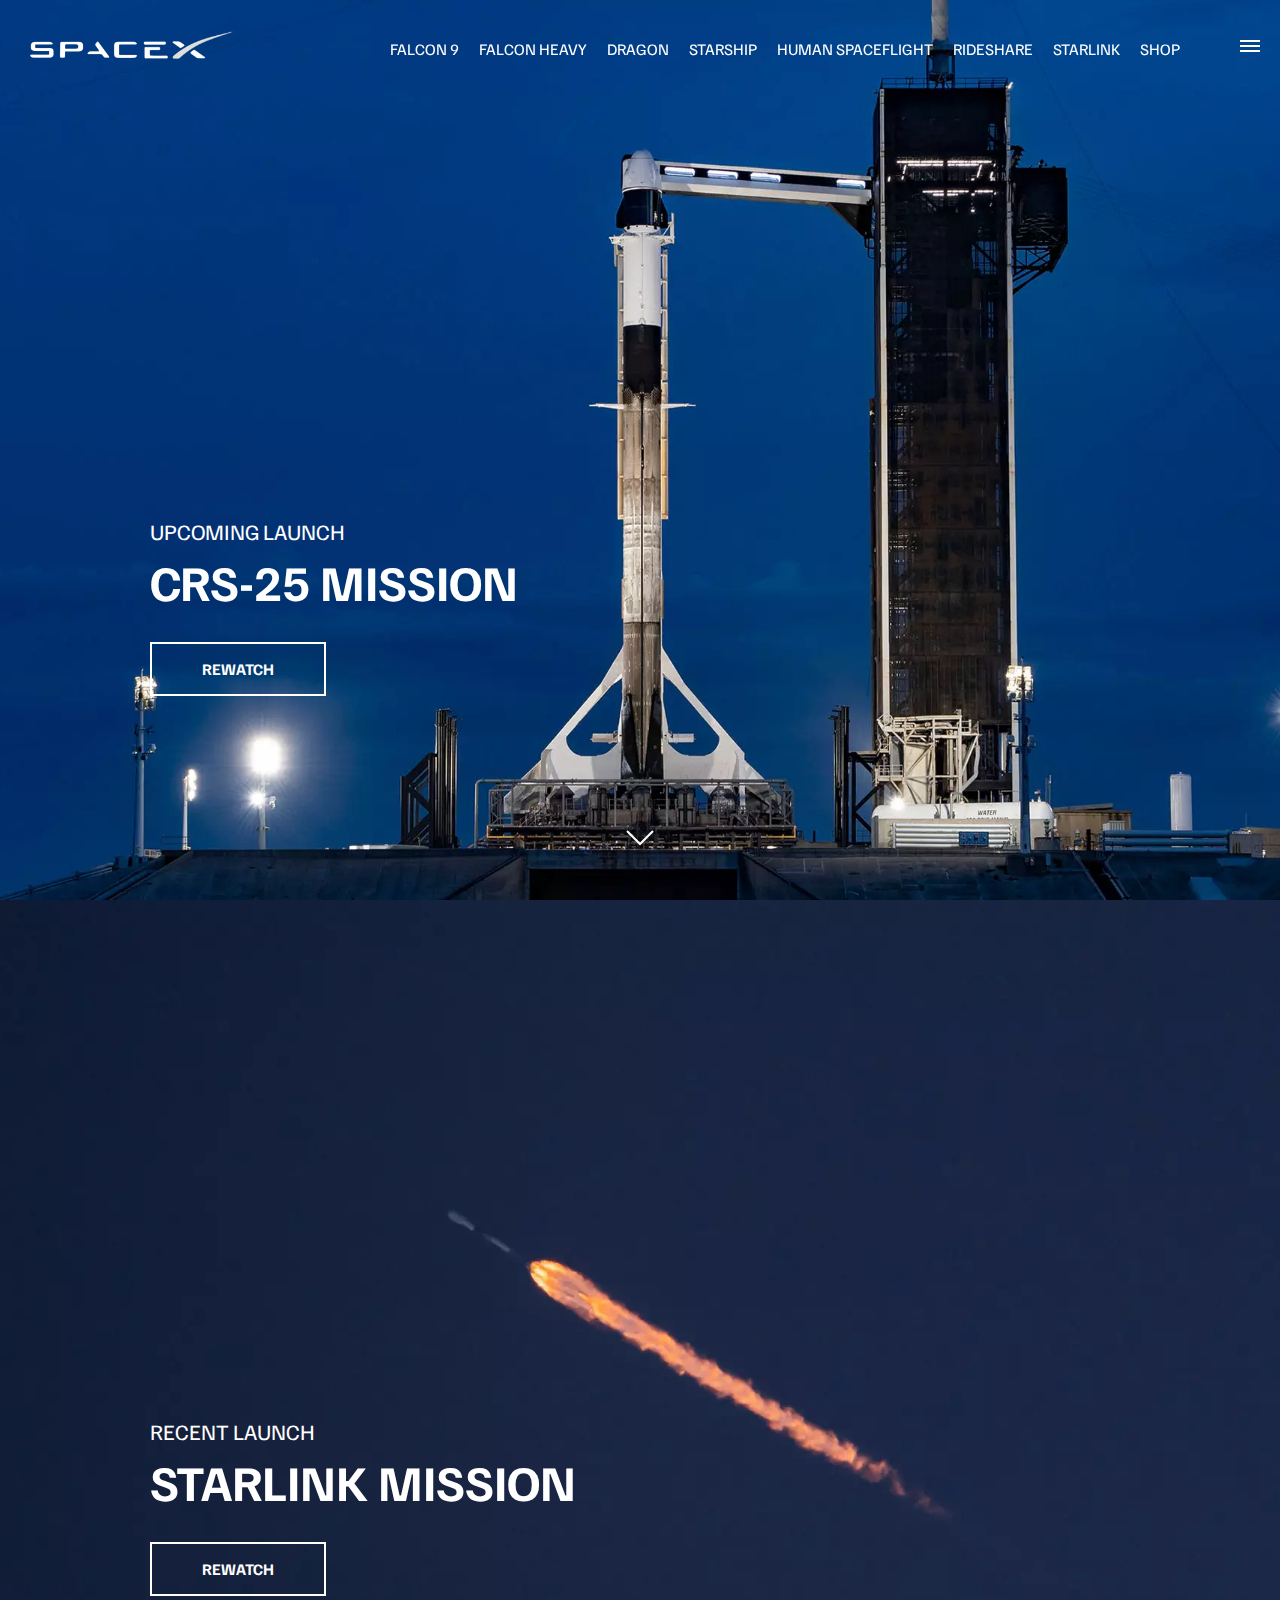
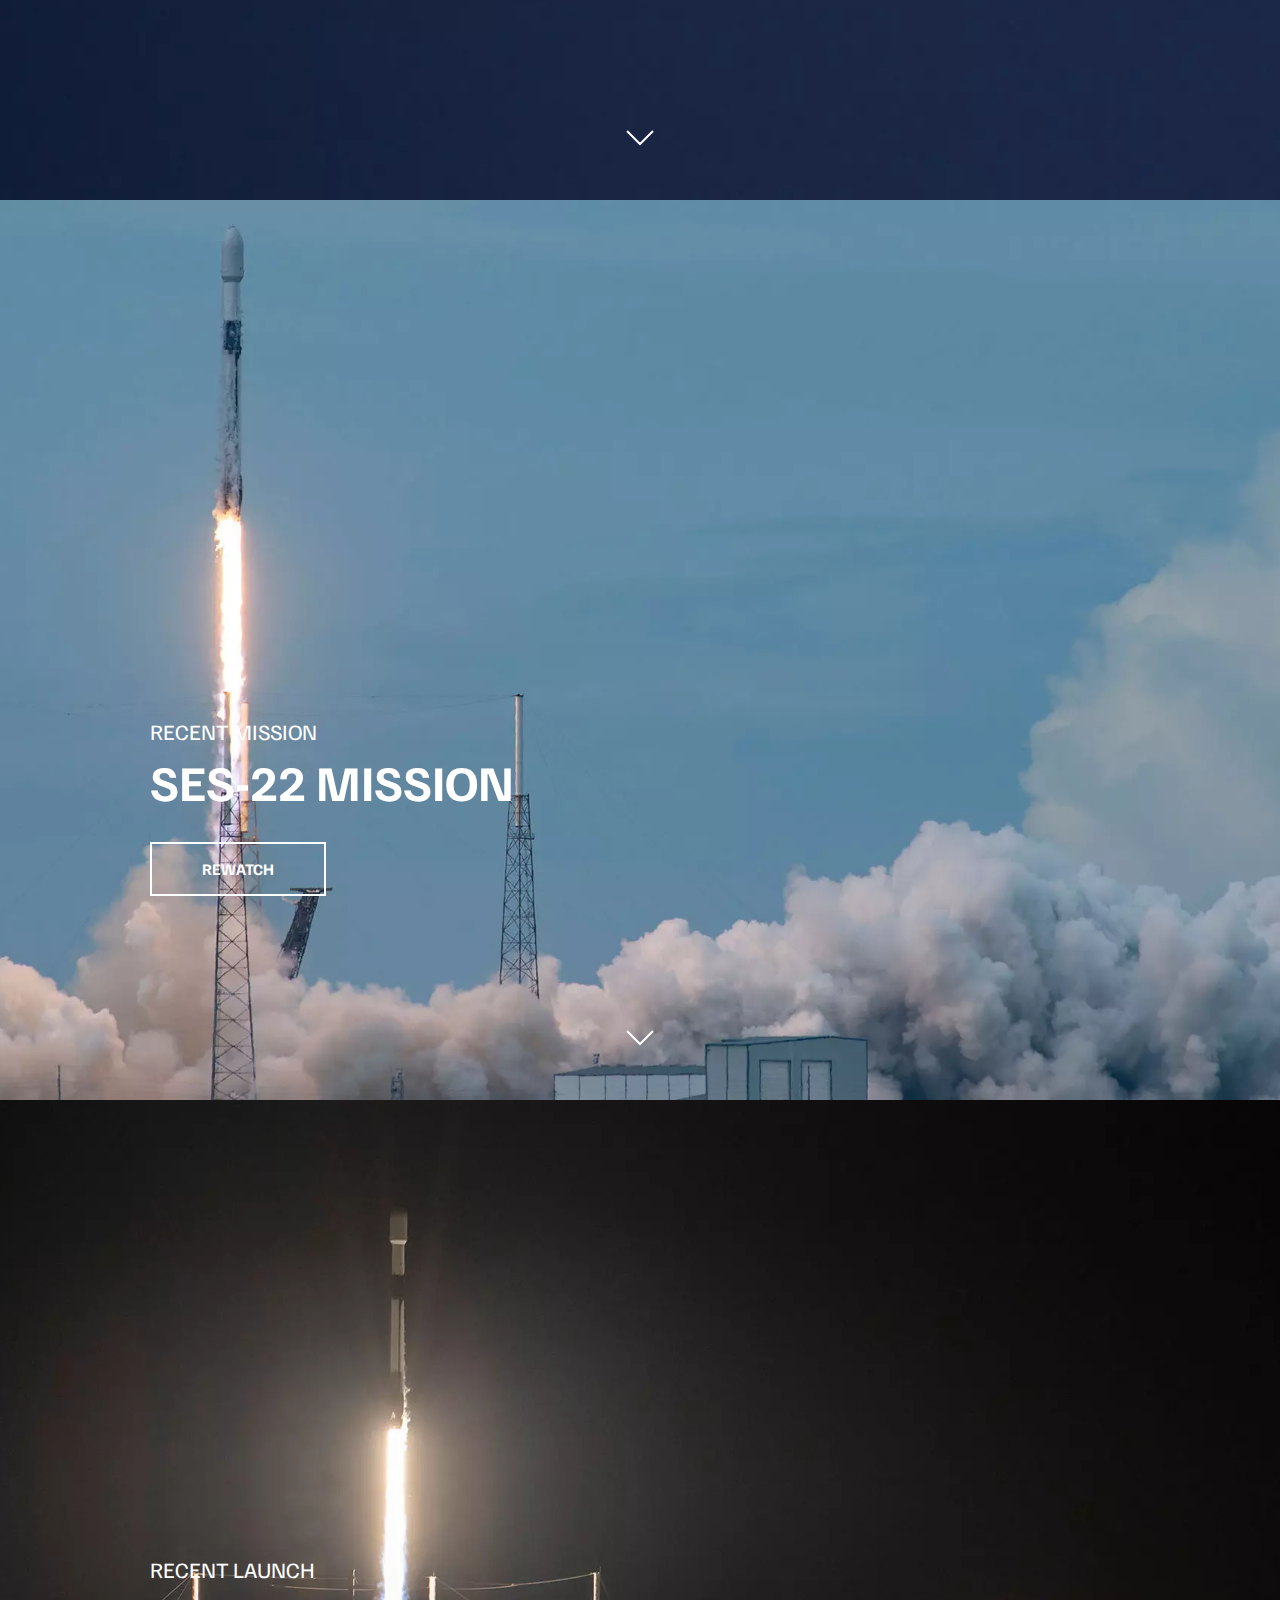
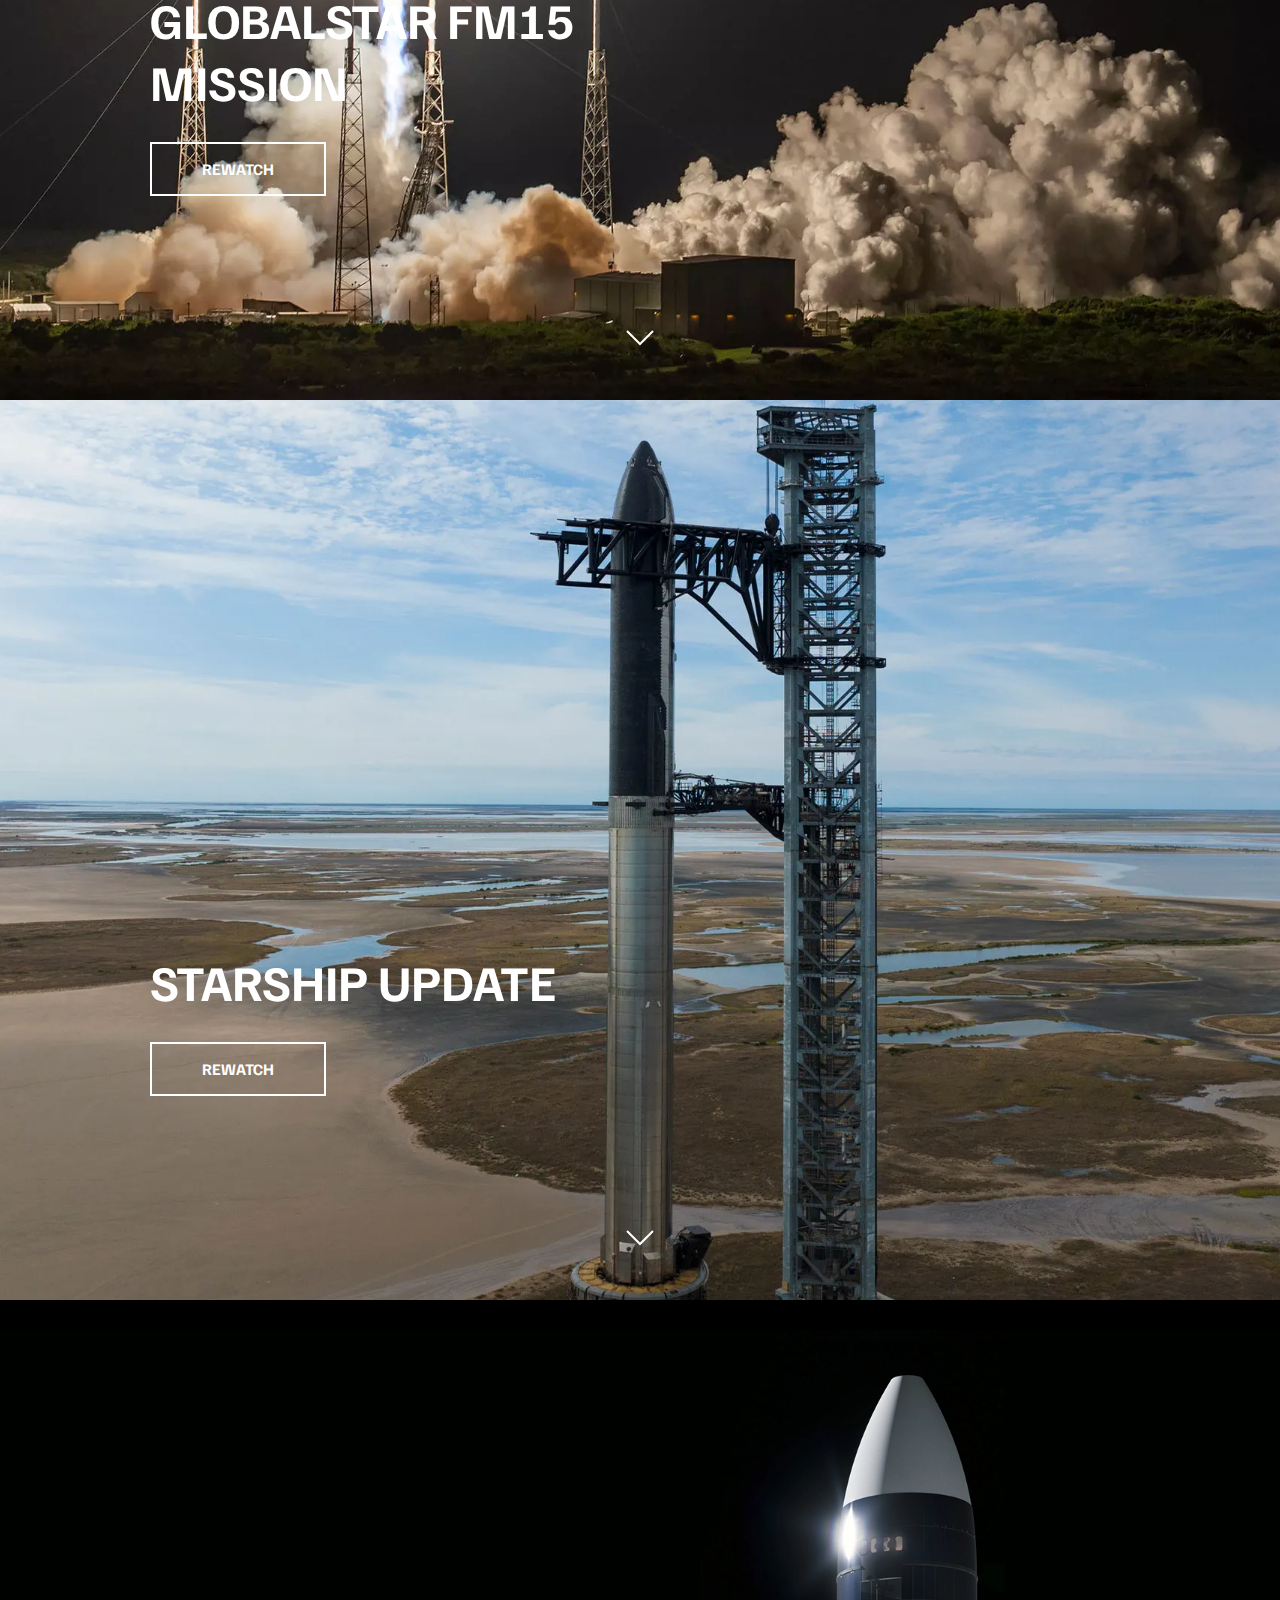
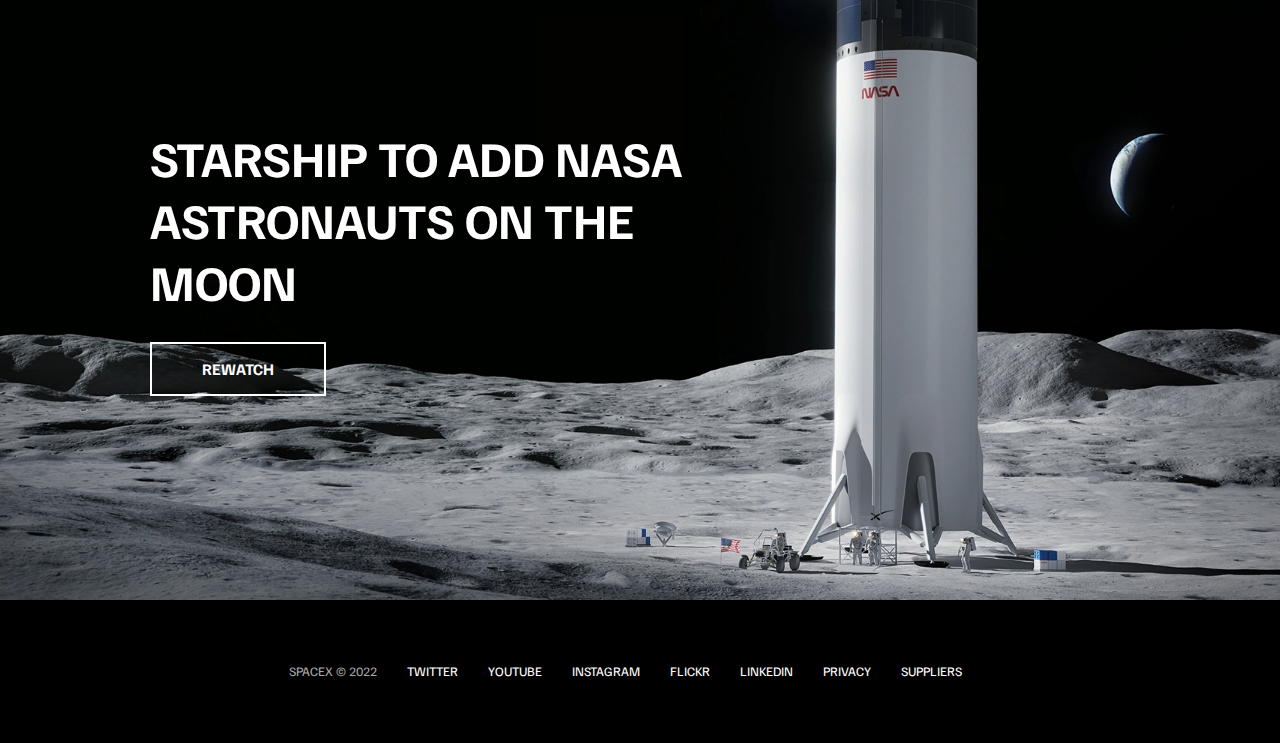
<file: CLONEWEBSITE-SPACEX/index.html>
<!DOCTYPE html>
<html lang="en">
  <head>
    <meta charset="UTF-8" />
    <meta http-equiv="X-UA-Compatible" content="IE=edge" />
    <meta name="viewport" content="width=device-width, initial-scale=1.0" />
    <link rel="stylesheet" href="style.css" />
    <script src="script.js" defer></script>
    <title>SpaceX</title>
  </head>
  <body>
    <div id="overlay"></div>
    <div id="mobile-menu" class="mobile-main-menu">
      <ul>
        <li><a href="#">Mission</a></li>
        <li><a href="#">Launches</a></li>
        <li><a href="#">Careers</a></li>
        <li><a href="#">Updates</a></li>
        <li><a href="#">Shop</a></li>

        <li class="mobile-only"><a href="falcon9.html">Falcon 9</a></li>
        <li class="mobile-only">
          <a href="falcon-heavy.html">Falcon Heavy</a>
        </li>
        <li class="mobile-only"><a href="dragon.html">Dragon</a></li>
        <li class="mobile-only"><a href="#">Starship</a></li>
        <li class="mobile-only"><a href="#">Human Spaceflight</a></li>
        <li class="mobile-only"><a href="#">Rideshare</a></li>
        <li class="mobile-only"><a href="#">Starlink</a></li>
      </ul>
    </div>
    <header class="main-header">
      <div class="logo">
        <a href="index.html">
          <img src="images/logo.png" alt="SpaceX" />
        </a>
      </div>
      <nav class="desktop-main-menu">
        <ul>
          <li><a href="falcon9.html">Falcon 9</a></li>
          <li><a href="falcon-heavy.html">Falcon Heavy</a></li>
          <li><a href="dragon.html">Dragon</a></li>
          <li><a href="#">Starship</a></li>
          <li><a href="#">Human Spaceflight</a></li>
          <li><a href="#">Rideshare</a></li>
          <li><a href="#">Starlink</a></li>
          <li><a href="#">Shop</a></li>
        </ul>
      </nav>
    </header>

    <!-- Hamburger Menu -->
    <button id="menu-btn" class="hamburger" type="button">
      <span class="hamburger-top"></span>
      <span class="hamburger-middle"></span>
      <span class="hamburger-bottom"></span>
    </button>

    <!-- Section A -->
    <section class="section-a">
      <div class="section-inner">
        <h4>Upcoming Launch</h4>
        <h2>CRS-25 Mission</h2>
        <a href="#" class="btn">
          <div class="hover"></div>
          <span>Rewatch</span>
        </a>
      </div>

      <div class="scroll-arrow">
        <svg width="30px" height="20px">
          <path
            stroke="#ffffff"
            fill="none"
            stroke-width="2px"
            d="M2.000,5.000 L15.000,18.000 L28.000,5.000 "
          ></path>
        </svg>
      </div>
    </section>

    <!-- Section B -->
    <section class="section-b">
      <div class="section-inner">
        <h4>Recent Launch</h4>
        <h2>Starlink Mission</h2>
        <a href="#" class="btn">
          <div class="hover"></div>
          <span>Rewatch</span>
        </a>
      </div>

      <div class="scroll-arrow">
        <svg width="30px" height="20px">
          <path
            stroke="#ffffff"
            fill="none"
            stroke-width="2px"
            d="M2.000,5.000 L15.000,18.000 L28.000,5.000 "
          ></path>
        </svg>
      </div>
    </section>

    <!-- Section C -->
    <section class="section-c">
      <div class="section-inner">
        <h4>Recent Mission</h4>
        <h2>SES-22 Mission</h2>
        <a href="#" class="btn">
          <div class="hover"></div>
          <span>Rewatch</span>
        </a>
      </div>

      <div class="scroll-arrow">
        <svg width="30px" height="20px">
          <path
            stroke="#ffffff"
            fill="none"
            stroke-width="2px"
            d="M2.000,5.000 L15.000,18.000 L28.000,5.000 "
          ></path>
        </svg>
      </div>
    </section>

    <!-- Section D -->
    <section class="section-d">
      <div class="section-inner">
        <h4>Recent Launch</h4>
        <h2>Globalstar FM15 Mission</h2>
        <a href="#" class="btn">
          <div class="hover"></div>
          <span>Rewatch</span>
        </a>
      </div>

      <div class="scroll-arrow">
        <svg width="30px" height="20px">
          <path
            stroke="#ffffff"
            fill="none"
            stroke-width="2px"
            d="M2.000,5.000 L15.000,18.000 L28.000,5.000 "
          ></path>
        </svg>
      </div>
    </section>

    <!-- Section E -->
    <section class="section-e">
      <div class="section-inner">
        <h2>Starship Update</h2>
        <a href="#" class="btn">
          <div class="hover"></div>
          <span>Rewatch</span>
        </a>
      </div>

      <div class="scroll-arrow">
        <svg width="30px" height="20px">
          <path
            stroke="#ffffff"
            fill="none"
            stroke-width="2px"
            d="M2.000,5.000 L15.000,18.000 L28.000,5.000 "
          ></path>
        </svg>
      </div>
    </section>

    <!-- Section F -->
    <section class="section-f">
      <div class="section-inner">
        <h2>Starship to add NASA astronauts on the moon</h2>
        <a href="#" class="btn">
          <div class="hover"></div>
          <span>Rewatch</span>
        </a>
      </div>
    </section>

    <footer>
      <ul>
        <li>SpaceX &copy; 2022</li>
        <li><a href="#">Twitter</a></li>
        <li><a href="#">YouTube</a></li>
        <li><a href="#">Instagram</a></li>
        <li><a href="#">Flickr</a></li>
        <li><a href="#">LinkedIn</a></li>
        <li><a href="#">Privacy</a></li>
        <li><a href="#">Suppliers</a></li>
      </ul>
    </footer>
  </body>
</html>
</file>
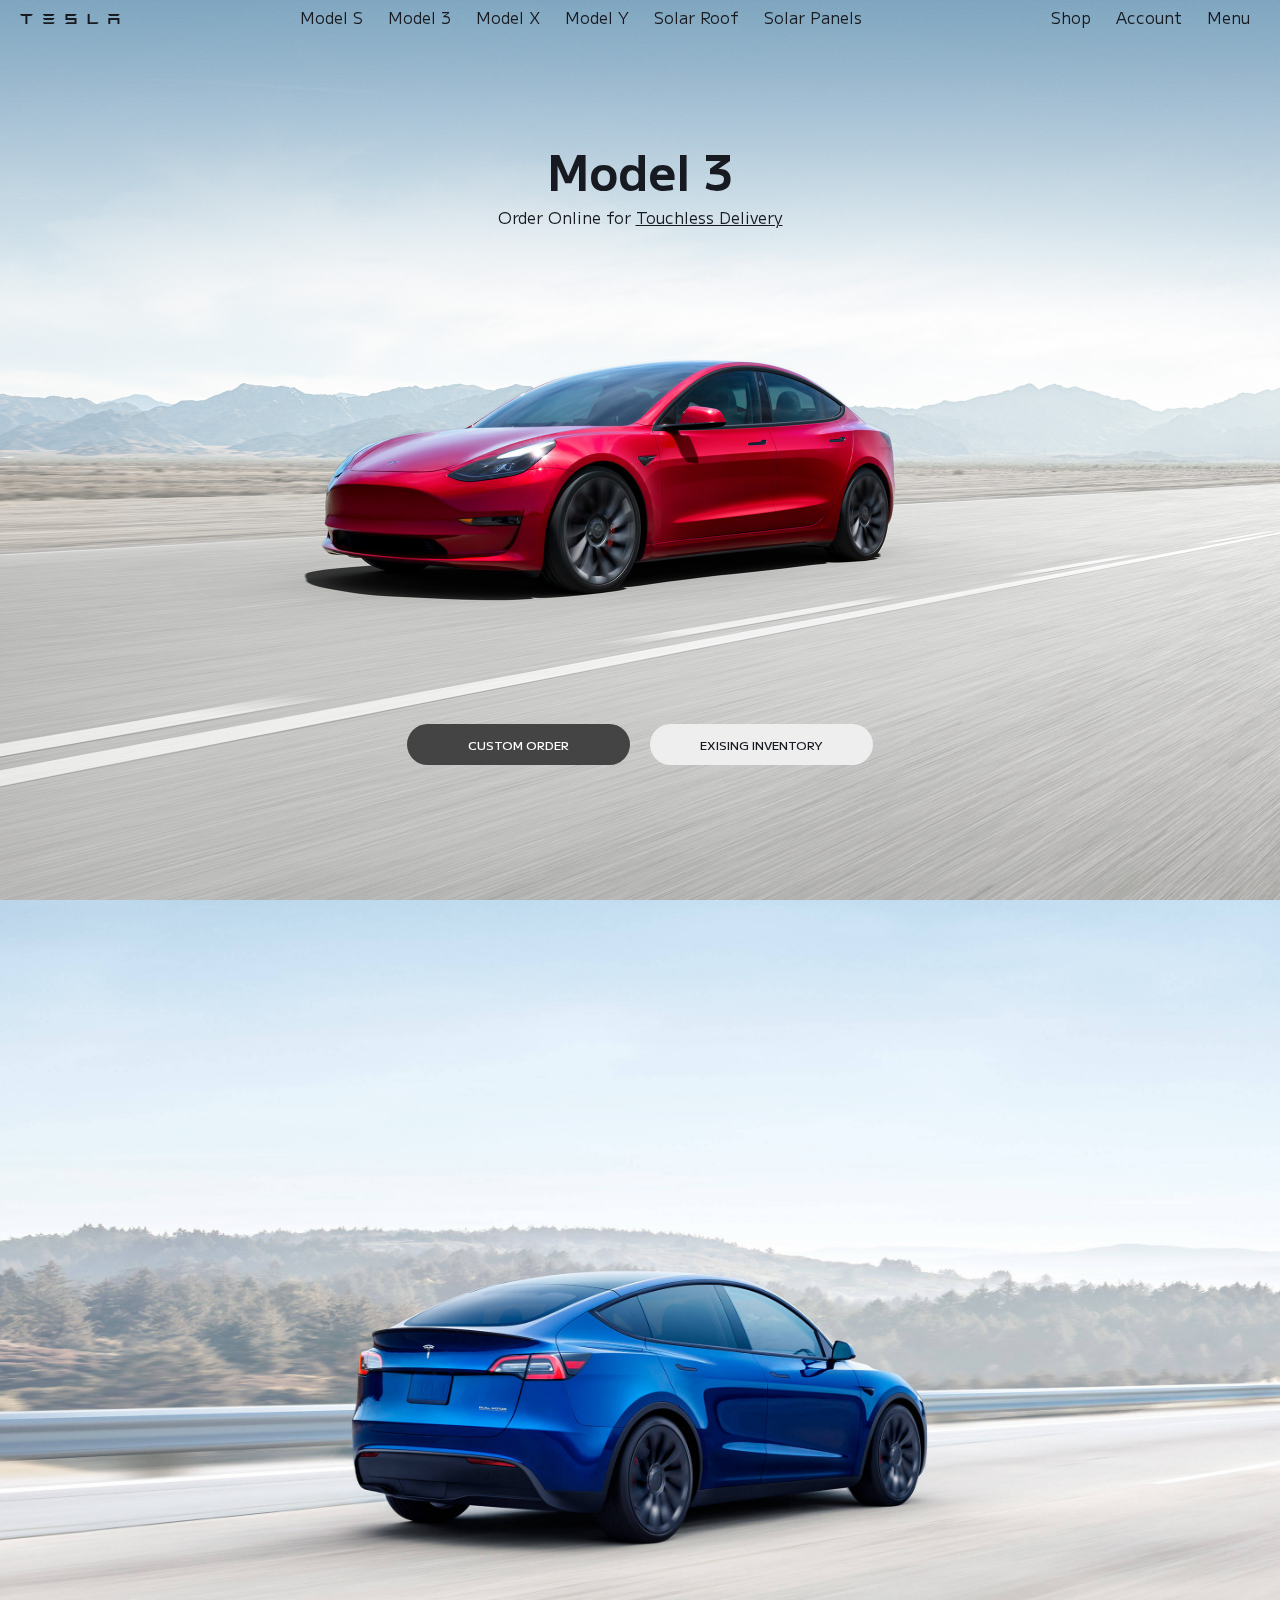
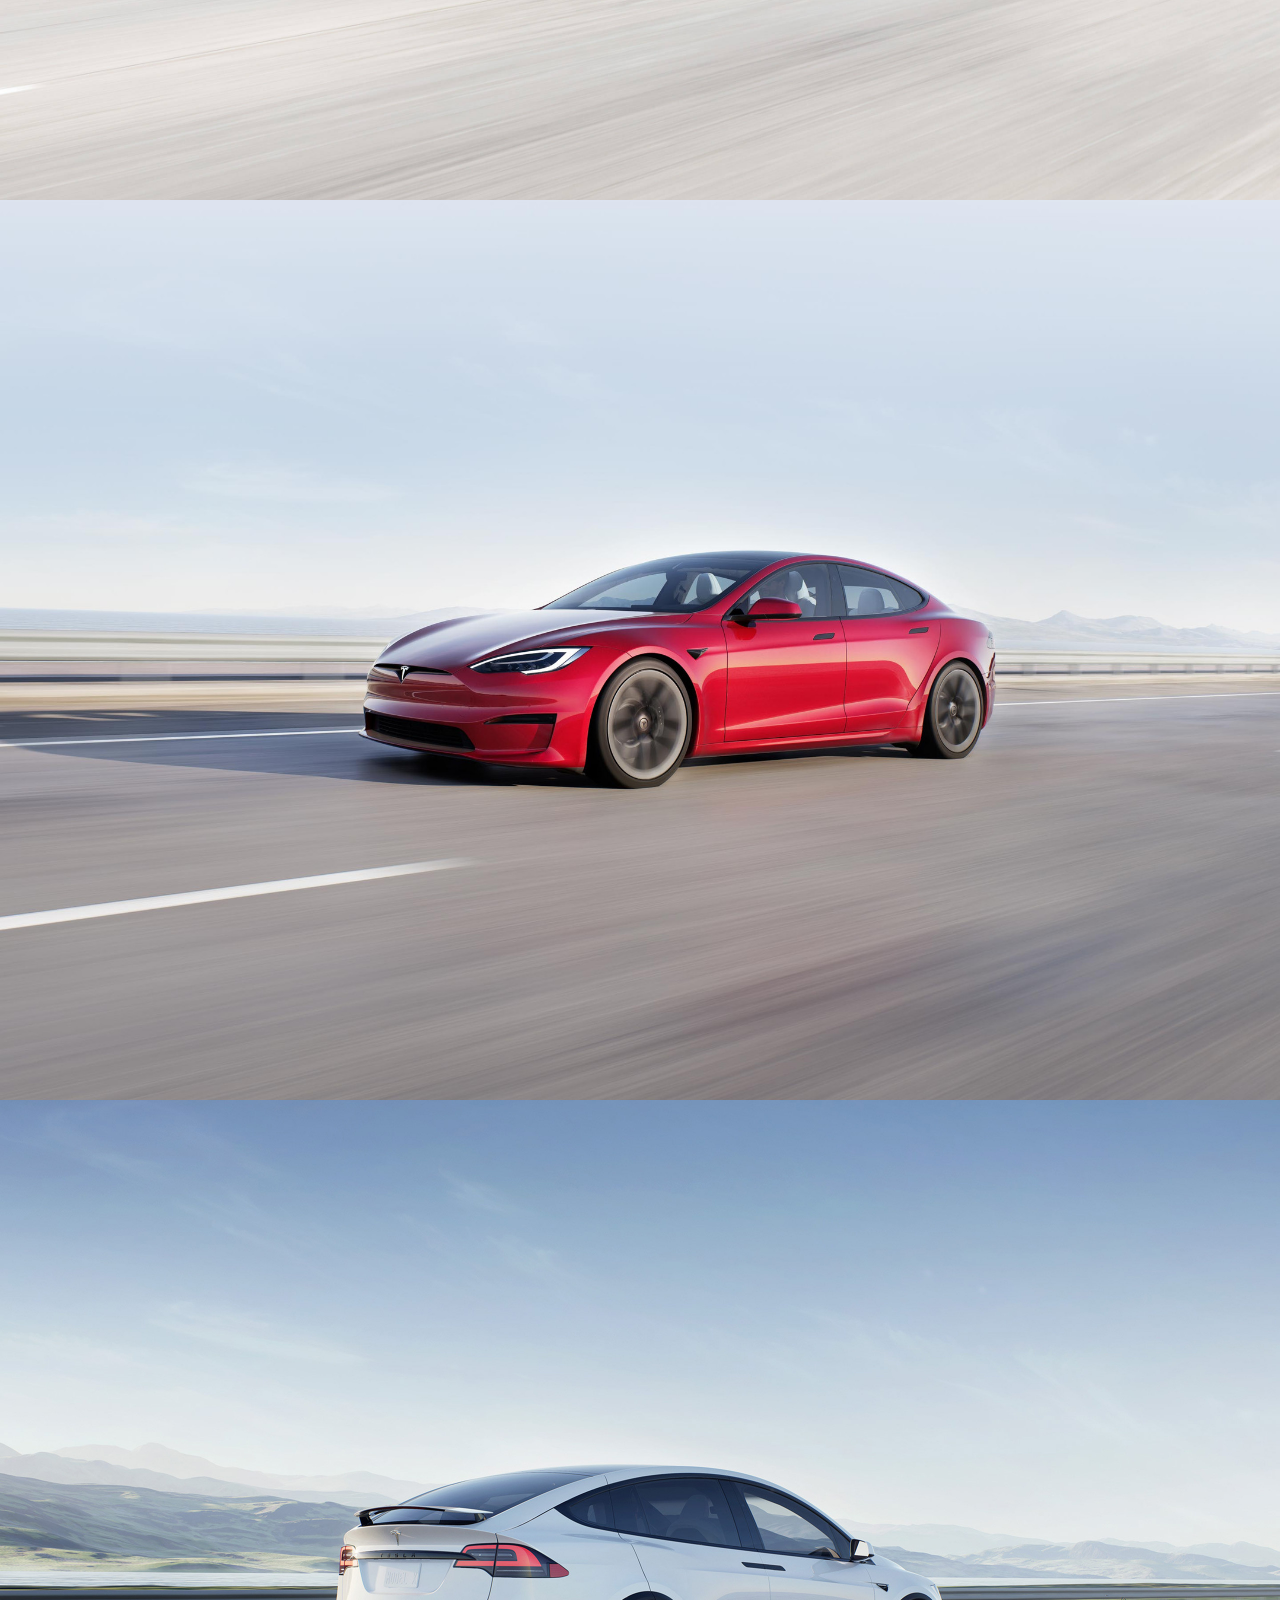
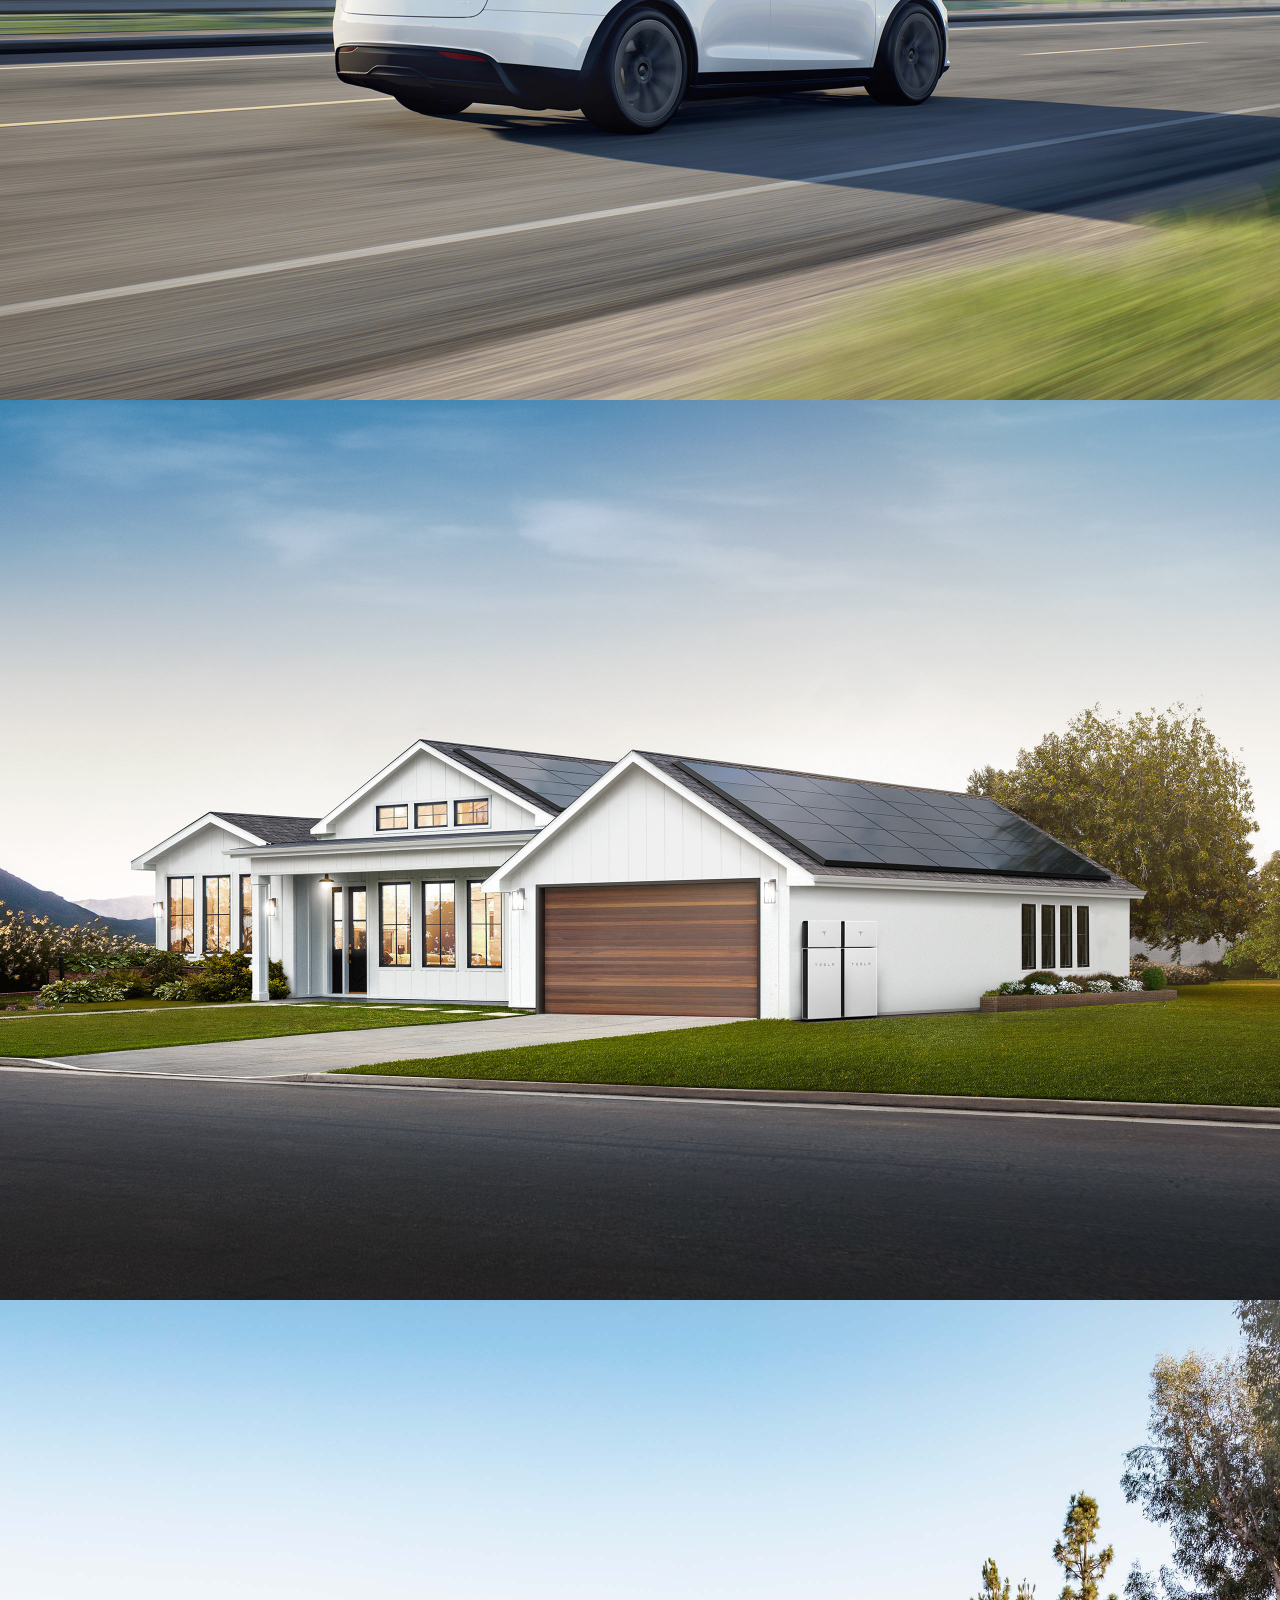
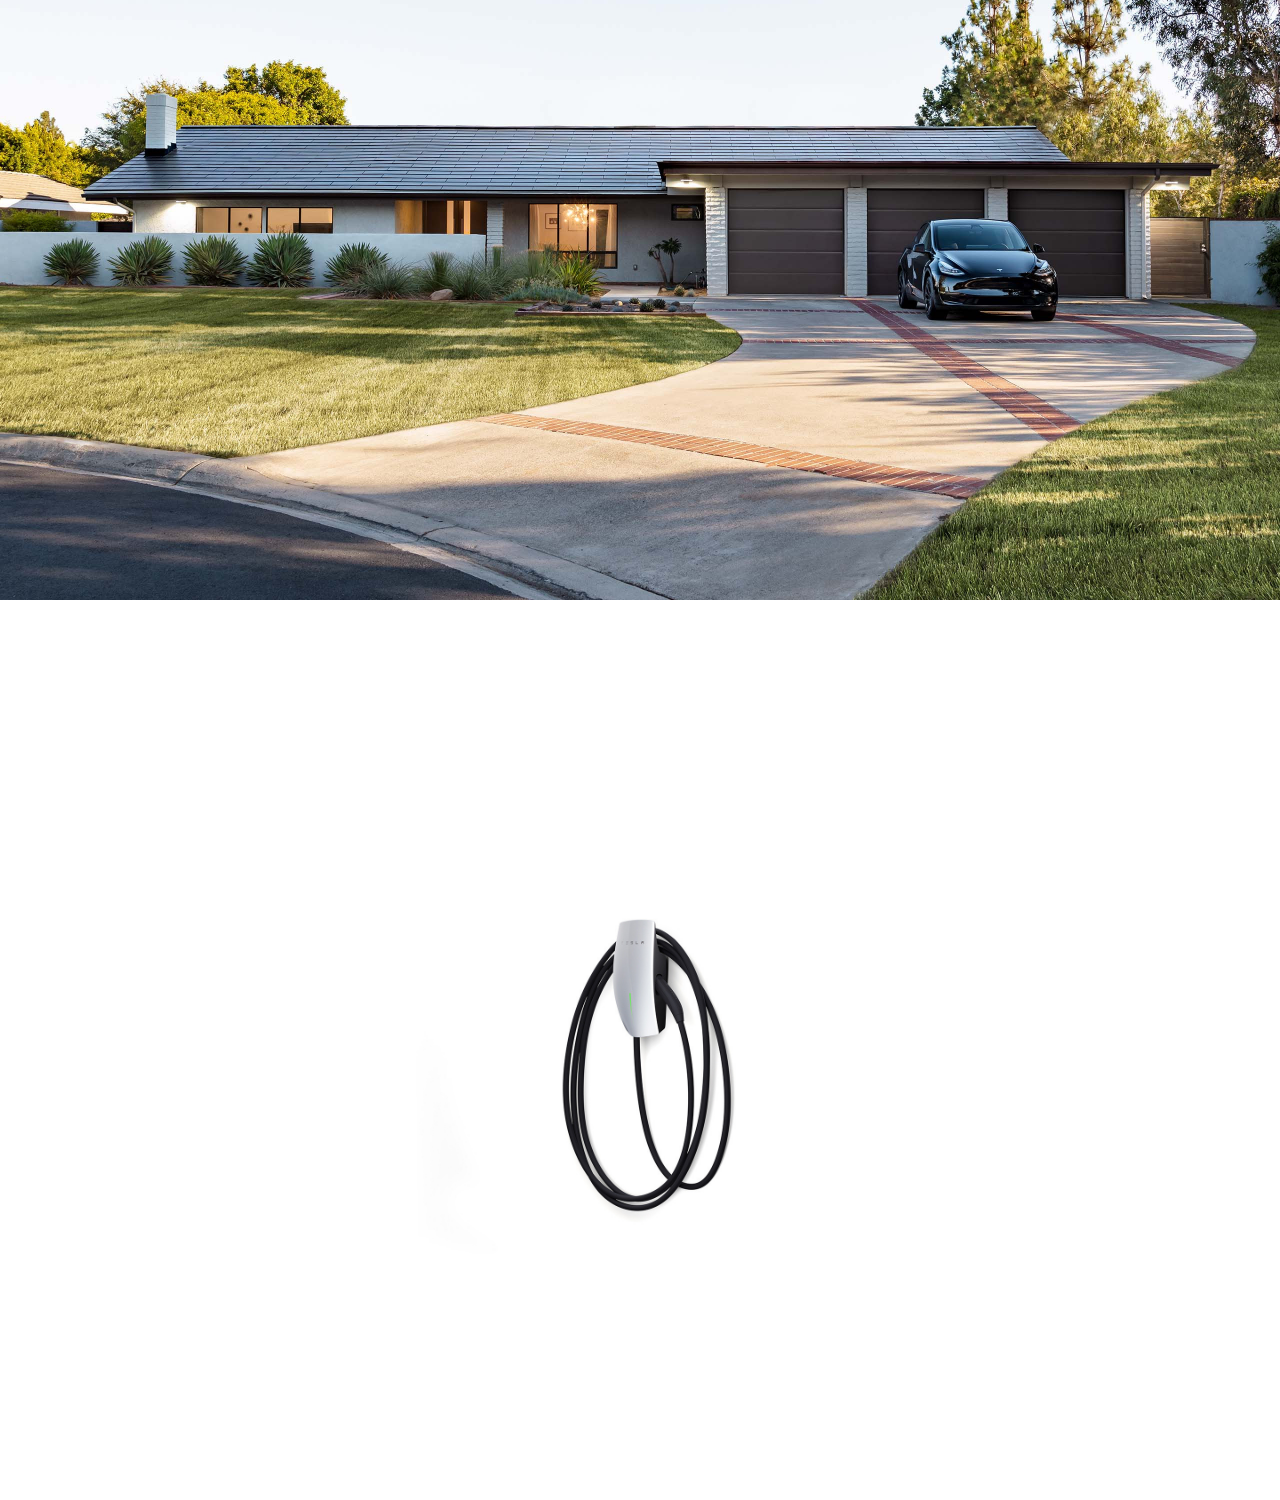
<file: CLONEWEBSITE-TESLA/index.html>
<!doctype html>
<html lang="en">
<head>
    <meta charset="UTF-8">
    <meta name="viewport" content="width=device-width">
    <meta http-equiv="X-UA-Compatible" content="ie=edge">
    <title>Document</title>
    <link rel="preconnect" href="https://fonts.googleapis.com">
    <link rel="preconnect" href="https://fonts.gstatic.com" crossorigin>
    <link href="https://fonts.googleapis.com/css2?family=M+PLUS+1:wght@400;500&display=swap" rel="stylesheet">
    <link rel="stylesheet" href="styles.css">
</head>
<body>
    <header>
        <a href="" class="logo">
            <svg class="tds-icon tds-icon-logo-wordmark tds-site-logo-icon" viewBox="0 0 342 35" xmlns="http://www.w3.org/2000/svg"><path d="M0 .1a9.7 9.7 0 007 7h11l.5.1v27.6h6.8V7.3L26 7h11a9.8 9.8 0 007-7H0zm238.6 0h-6.8v34.8H263a9.7 9.7 0 006-6.8h-30.3V0zm-52.3 6.8c3.6-1 6.6-3.8 7.4-6.9l-38.1.1v20.6h31.1v7.2h-24.4a13.6 13.6 0 00-8.7 7h39.9v-21h-31.2v-7h24zm116.2 28h6.7v-14h24.6v14h6.7v-21h-38zM85.3 7h26a9.6 9.6 0 007.1-7H78.3a9.6 9.6 0 007 7zm0 13.8h26a9.6 9.6 0 007.1-7H78.3a9.6 9.6 0 007 7zm0 14.1h26a9.6 9.6 0 007.1-7H78.3a9.6 9.6 0 007 7zM308.5 7h26a9.6 9.6 0 007-7h-40a9.6 9.6 0 007 7z" fill="currentColor"></path></svg>
        </a>
        <nav class="center desktop">
            <a href="">Model S</a>
            <a href="">Model 3</a>
            <a href="">Model X</a>
            <a href="">Model Y</a>
            <a href="">Solar Roof</a>
            <a href="">Solar Panels</a>
        </nav>
        <nav class="right">
            <a href="" class="desktop">Shop</a>
            <a href="" class="desktop">Account</a>
            <a href="" id="menuBtn">Menu</a>
        </nav>
    </header>
    <div class="backdrop"></div>
    <aside>
        <button class="close">&times;</button>
        <a href="">Model S</a>
        <a href="">Model 3</a>
        <a href="">Model X</a>
        <a href="">Model Y</a>
        <a href="">Solar Roof</a>
        <a href="">Solar Panels</a>
        <a href="">Existing Inventory</a>
        <a href="">Used Inventory</a>
        <a href="">Trade-In</a>
        <a href="">Test Drive</a>
        <a href="">Powerwall</a>
        <a href="">Commercial Energy</a>
        <a href="">Utilities</a>
        <a href="">Charging</a>
        <a href="">Find Us</a>
        <a href="">Support</a>
        <a href="">Investor Relations</a>
        <a href="">Shop</a>
        <a href="">Account</a>
    </aside>
    <section style="background-image: url('images/model-3.jpg')" class="active">
        <div class="content">
            <h1>Model 3</h1>
            <p>Order Online for <a href="">Touchless Delivery</a></p>
            <div class="buttons">
                <a href="">custom order</a>
                <a href="">exising inventory</a>
            </div>
        </div>
    </section>
    <section style="background-image: url('images/model-y.jpg')">
        <div class="content">
            <h1>Model Y</h1>
            <p>Order Online for <a href="">Touchless Delivery</a></p>
            <div class="buttons">
                <a href="">custom order</a>
                <a href="">exising inventory</a>
            </div>
        </div>
    </section>
    <section style="background-image: url('images/model-s.jpg')">
        <div class="content">
            <h1>Model S</h1>
            <p>Order Online for <a href="">Touchless Delivery</a></p>
            <div class="buttons">
                <a href="">custom order</a>
                <a href="">exising inventory</a>
            </div>
        </div>
    </section>
    <section style="background-image: url('images/model-x.jpg')">
        <div class="content">
            <h1>Model X</h1>
            <p>Order Online for <a href="">Touchless Delivery</a></p>
            <div class="buttons">
                <a href="">custom order</a>
                <a href="">exising inventory</a>
            </div>
        </div>
    </section>
    <section style="background-image: url('images/solarpanels.jpg')">
        <div class="content">
            <h1>Model 3</h1>
            <p>Order Online for <a href="">Touchless Delivery</a></p>
            <div class="buttons">
                <a href="">custom order</a>
                <a href="">exising inventory</a>
            </div>
        </div>
    </section>
    <section style="background-image: url('images/roof.jpg')">
        <div class="content">
            <h1>Model 3</h1>
            <p>Order Online for <a href="">Touchless Delivery</a></p>
            <div class="buttons">
                <a href="">custom order</a>
                <a href="">exising inventory</a>
            </div>
        </div>
    </section>
    <section style="background-image: url('images/accessories.jpg')">
        <div class="content">
            <h1>Model 3</h1>
            <p>Order Online for <a href="">Touchless Delivery</a></p>
            <div class="buttons">
                <a href="">custom order</a>
                <a href="">exising inventory</a>
            </div>
        </div>
    </section>
    <script src="nav.js"></script>
    <script src="scroll.js"></script>
</body>
</html>
</file>
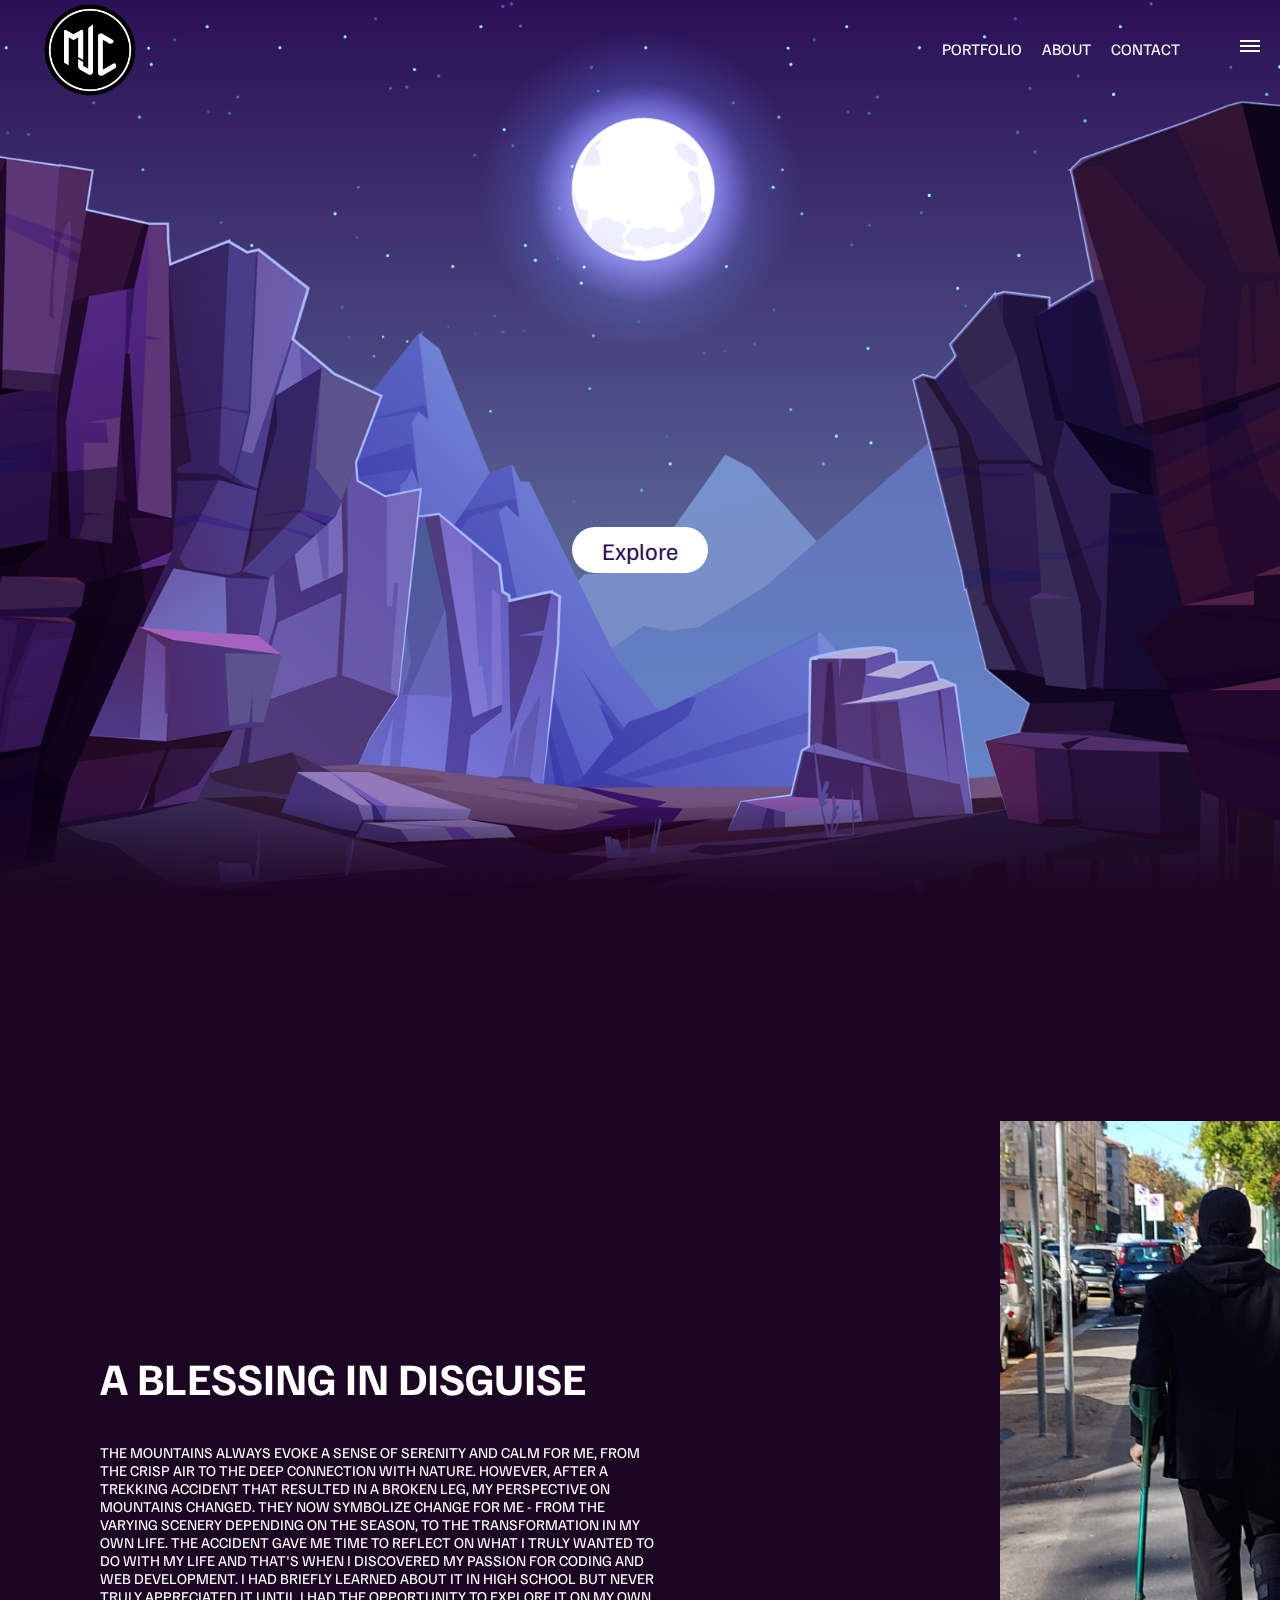
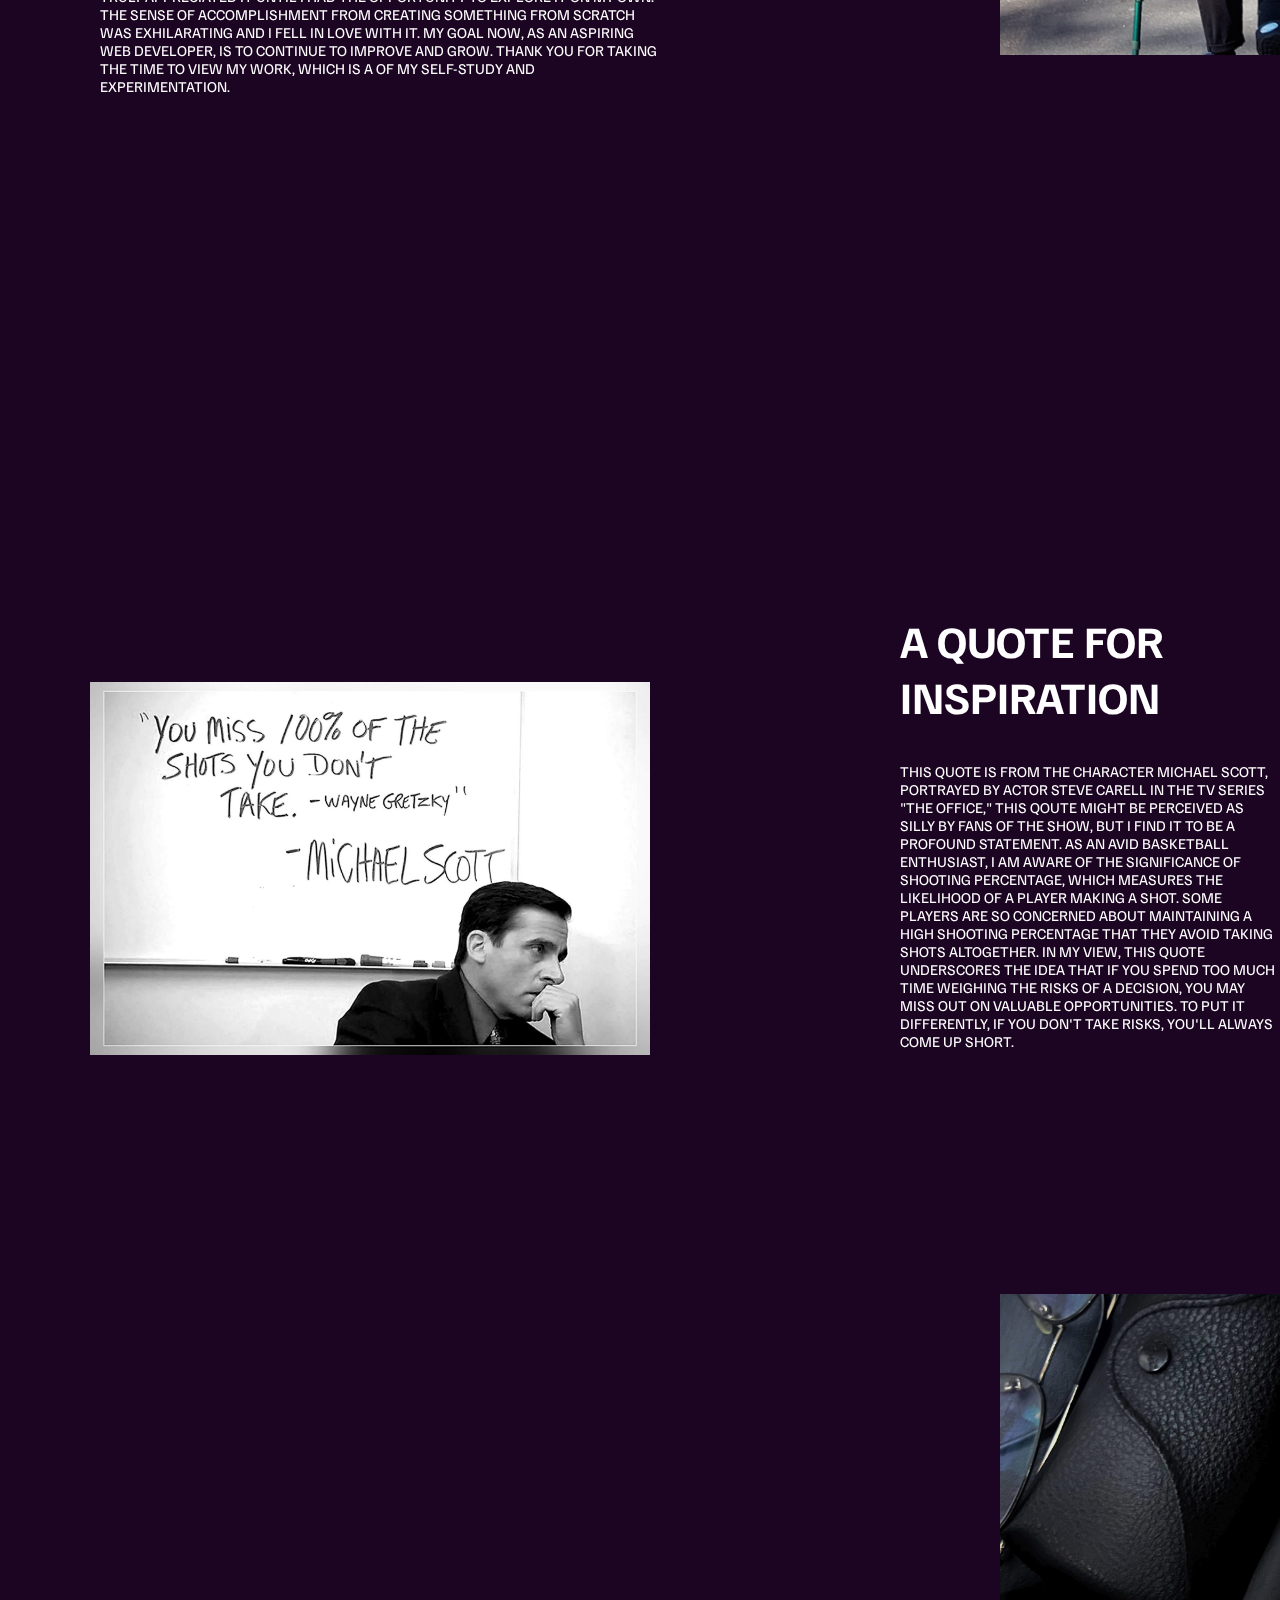
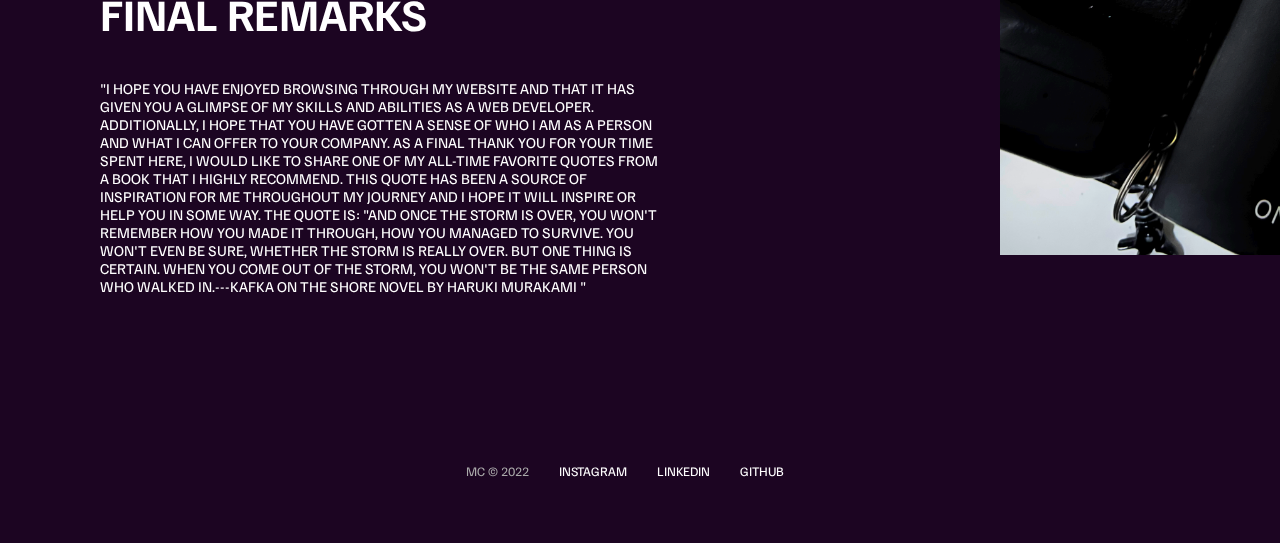
<file: aboutpage.html>
<!DOCTYPE html>
<html lang="en">
    <head>
        <meta charset="UTF-8" />
        <meta http-equiv="X-UA-Compatible" content="IE=edge" />
        <meta name="viewport" content="width=device-width, initial-scale=1.0" />
        <link rel="stylesheet" href="secondarystylesheet.css"/>
        <link rel="stylesheet"href="https://cdnjs.cloudflare.com/ajax/libs/animate.css/4.1.1/animate.min.css"/>
        <script src="main.js" defer></script>
        <title>Marc josef conanan</title>
    </head>
    <div id="overlay"></div>
    <div id="mobile-menu" class="mobile-main-menu">
      <ul>
        <li><a href="resumepage.html">Resume (cv)</a></li>
        <li><a href="certificatepage.html">certificates</a></li>
        <li><a href="https://github.com/marcjosefconanan/marcjosefconanan.github.com">codes</a></li>
        </li>
      </ul>
    </div>
    <header class="main-header">
      <div class="logo">
        <a href="index.html">
          <img src="img/MJC_logo1.png" alt="Mc logo" />
        </a>
      </div>
      <nav class="desktop-main-menu">
        <ul>
          <li><a href="portfoliopage.html">Portfolio</a></li>
          <li><a href="aboutpage.html">About</a></li>
          <li><a href="contactpage.html">Contact</a></li>
        </ul>
        </nav>
            </header>
            <!-- Hamburger Menu -->
            <button id="menu-btn" class="hamburger" type="button">
        <span class="hamburger-top"></span>
        <span class="hamburger-middle"></span>
        <span class="hamburger-bottom"></span>
            </button>
              <!-- Mountain Section  -->
            <section-a class="mountan section animate__animated animate__fadeIn">
            <img src="img/stars.png" id="stars">
            <img src="img/moon.png" id="moon">
            <img src="img/mountains_behind.png" id="mountains_behind">
            <h2 id="text">THE MOUNTAINS</h2>
            <a href="#explore" id="btn1">Explore</a>
            <img src="img/mountains_front.png" id="mountains_front">
            </section-a>

            <!-- Section a -->
            <section class="section-animate section-a">
                <div class="section-inner-1" id="explore">
                  <div class="section-img">
                    <img src="img/ablessing.png" alt="section-imges">
                  </div>
                  <h2>A blessing in disguise</h2>
                  <h4><br>The mountains always evoke a sense of serenity and calm for me,
                    from the crisp air to the deep connection with nature. However, 
                    after a trekking accident that resulted in a broken leg, my perspective on mountains changed. They now symbolize change for me -
                    from the varying scenery depending on the season, to the transformation in my own life. The accident gave me time to reflect on what I truly wanted to do with my life and that's when I discovered my passion for coding and web development. 
                    I had briefly learned about it in high school but never truly appreciated it until I had the opportunity to explore it on my own. The sense of accomplishment from creating something from scratch was exhilarating and I fell in love with it.
                    My goal now, as an aspiring web developer, is to continue to improve and grow. Thank you for taking the time to view my work, which is a of my self-study and experimentation.
                  </h4>
                  </div>
              </section>
            <!-- Section b -->
            <section class="section-animate section-b">
              <div class="section-inner-2">
                <div class="section-img">
                  <img src="img/prisonmike.png" alt="section-imges">
                </div>
                <h2>A quote for inspiration</h2>
                    <h4><br>This quote is from the character Michael Scott, portrayed by actor Steve Carell in the TV series "The Office," this qoute might be perceived as silly by fans of the show, but I find it to be a profound statement. As an avid basketball enthusiast, I am aware of the significance of shooting percentage, which measures the likelihood of a player making a shot. Some players are so concerned about maintaining a high shooting percentage that they avoid taking shots altogether. In my view, this quote underscores the idea that if you spend too much time weighing the risks of a decision, you may miss out on valuable opportunities. To put it differently, if you don't take risks, you'll always come up short.
                  </h4>
              </div>
            </section>
            <!-- Section c -->
                <section class="section-animate section-c">
                    <div class="section-inner-1">
                      <div class="section-img">
                        <img src="img/murakami.png" alt="section-imges">
                      </div>
                      <h2>final remarks</h2>
                      <h4><br>"I hope you have enjoyed browsing through my website and that it has given you a glimpse of my skills and abilities as a web developer.
                        Additionally, I hope that you have gotten a sense of who I am as a person and what I can offer to your company.
                        As a final thank you for your time spent here, I would like to share one of my all-time favorite quotes from a book that I highly recommend.
                        This quote has been a source of inspiration for me throughout my journey and I hope it will inspire or help you in some way.
                        The quote is: "And once the storm is over, you won't remember how you made it through, how you managed to survive. You won't even be sure, whether the storm is really over.
                        But one thing is certain. When you come out of the storm, you won't be the same person who walked in.---Kafka on the Shore
                        Novel by Haruki Murakami
                        " </h4>
                    </div>
                  </section>
              <footer>
                <ul>
                  <li>MC &copy; 2022</li>
                  <li><a href="https://www.instagram.com/marcjosef06/">Instagram</a></li>
                  <li><a href="https://www.linkedin.com/in/marc-josef-conanan-6a5ba6254/">LinkedIn</a></li>
                  <li><a href="https://github.com/marcjosefconanan">Github</a></li>
                </ul>
              </footer>
            <script>
                let stars = document.getElementById('stars');
                let moon = document.getElementById('moon');
                let mountains_behind = document.getElementById('mountains_behind');
                let mountains_front = document.getElementById('mountains_front');
                let text = document.getElementById('text');
                let btn1 = document.getElementById('btn1');


                window.addEventListener('scroll',function(){
                    let value = window.scrollY;
                    stars.style.left = value * 0.25 + 'px';
                    moon.style.top = value * 1.05 + 'px';
                    mountains_behind.style.top = value * 0.5 + 'px';
                    mountains_front.style.top = value * 0 + 'px';
                    text.style.marginRight = value * 4 + 'px';
                    text.style.marginTop = value * 1.0 + 'px';
                    btn1.style.marginTop = value * 1.5 + 'px';
                })
            </script>
  
        </body>
</html>
</file>
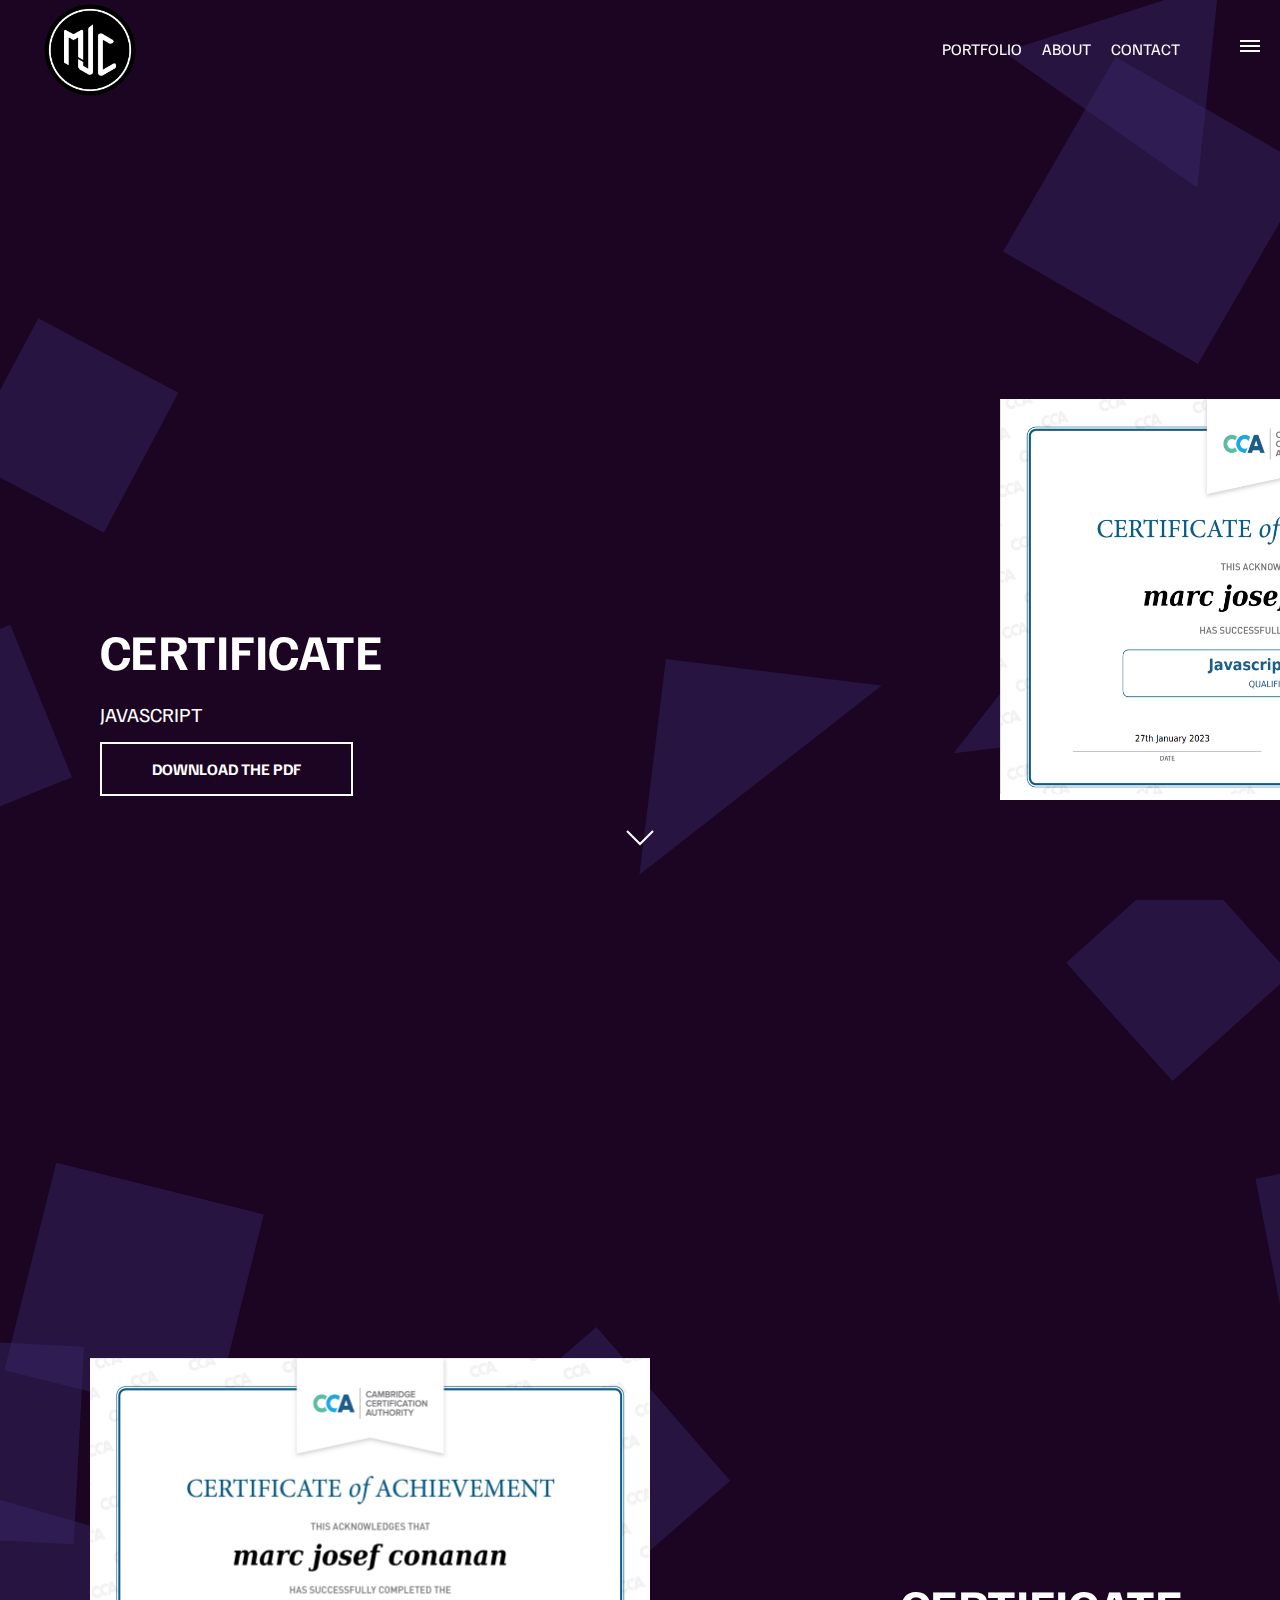
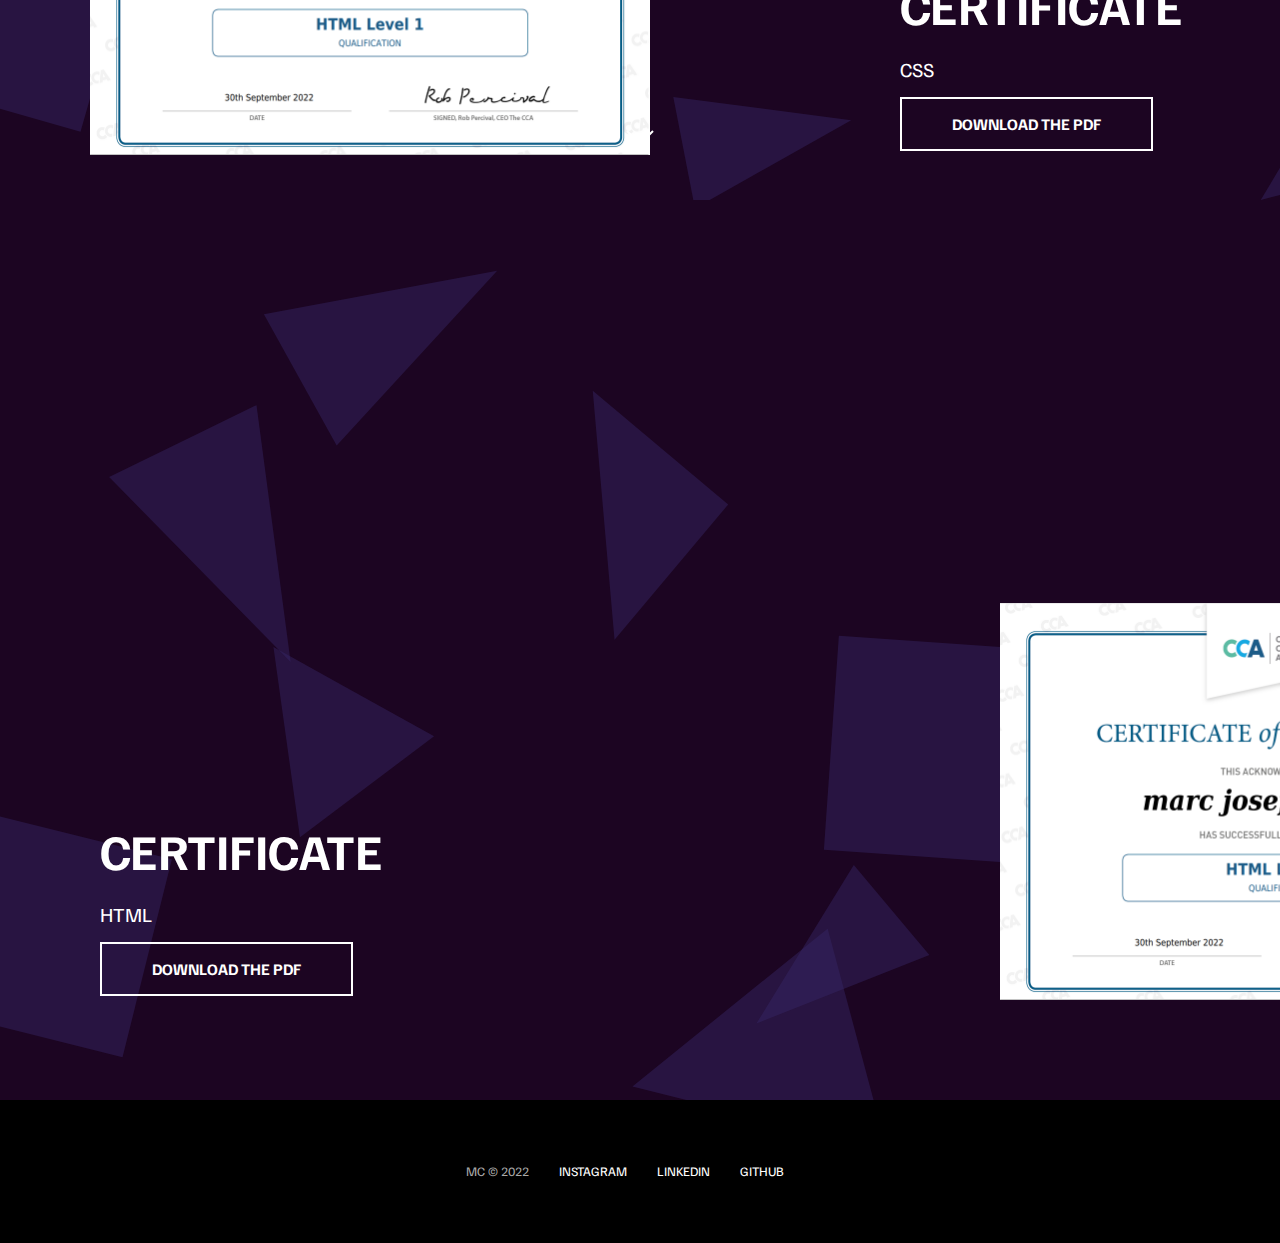
<file: certificatepage.html>
<!DOCTYPE html>
<html lang="en">
  <head>
    <meta charset="UTF-8" />
    <meta http-equiv="X-UA-Compatible" content="IE=edge" />
    <meta name="viewport" content="width=device-width, initial-scale=1.0" />
    <link rel="stylesheet" href="mainstylesheet.css"/>
    <link rel="stylesheet"href="https://cdnjs.cloudflare.com/ajax/libs/animate.css/4.1.1/animate.min.css"/>
    <script src="main.js" defer></script>
    <title>Marc josef conanan</title>
  </head>
  <body>
    <div id="overlay"></div>
    <div id="mobile-menu" class="mobile-main-menu">
      <ul>
        <li><a href="resumepage.html">Resume (cv)</a></li>
        <li><a href="certificatepage.html">certificates</a></li>
        <li><a href="https://github.com/marcjosefconanan/marcjosefconanan.github.com">codes</a></li>
        </li>
      </ul>
    </div>
    <header class="main-header">
      <div class="logo">
        <a href="index.html">
          <img src="img/MJC_logo1.png" alt="Mc logo" />
        </a>
      </div>
      <nav class="desktop-main-menu">
        <ul>
          <li><a href="portfoliopage.html">Portfolio</a></li>
          <li><a href="aboutpage.html">About</a></li>
          <li><a href="contactpage.html">Contact</a></li>
        </ul>
      </nav>
    </header>
    <!-- Hamburger Menu -->
    <button id="menu-btn" class="hamburger" type="button">
      <span class="hamburger-top"></span>
      <span class="hamburger-middle"></span>
      <span class="hamburger-bottom"></span>
    </button>
     <!-- Section A -->
     <section class="section-animate section-a">
      <div class="section-inner-1">
        <div class="section-img">
          <img src="img/jscertificate.png" alt="section-imges">
        </div>
        <h2>Certificate</h2>
        <h4>JavaScript</h4>
        <a href="CCA-Certificate-Javascript Level 1.pdf" class="btn">
          <div class="hover"></div>
          <span>Download the PDF</span>
        </a>
      </div>
        <div class="scroll-arrow">
          <svg width="30px" height="20px">
            <path
              stroke="#ffffff"
              fill="none"
              stroke-width="2px"
              d="M2.000,5.000 L15.000,18.000 L28.000,5.000 ">
            </path>
          </svg>
        </div>
      </section>
    <!-- Section B -->
    <section class="section-animate section-b">
      <div class="section-inner-2">
        <div class="section-img">
          <img src="img/csscertificate.png" alt="section-imges">
        </div>
        <h2>Certificate</h2>
        <h4>CSS</h4>
        <a href="CCA-Certificate-CSS Level 1.pdf" class="btn">
          <div class="hover"></div>
          <span>Download the PDF</span>
        </a>
      </div>
      <div class="scroll-arrow">
        <svg width="30px" height="20px">
          <path
            stroke="#ffffff"
            fill="none"
            stroke-width="2px"
            d="M2.000,5.000 L15.000,18.000 L28.000,5.000 "
          ></path>
        </svg>
      </div>
    </section>
    <!-- Section C -->
    <section class="section-animate section-c">
      <div class="section-inner-1">
        <div class="section-img">
          <img src="img/htmlcertificate.png" alt="section-imges">
        </div>
        <h2>Certificate</h2>
        <h4>HTML</h4>
        <a href="CCA-Certificate-HTML Level 1.pdf" class="btn">
          <div class="hover"></div>
          <span>Download the PDF</span>
        </a>
      </div>
    </section>
    <footer>
      <ul>
        <li>MC &copy; 2022</li>
        <li><a href="https://www.instagram.com/marcjosef06/">Instagram</a></li>
        <li><a href="https://www.linkedin.com/in/marc-josef-conanan-6a5ba6254/">LinkedIn</a></li>
        <li><a href="https://github.com/marcjosefconanan">Github</a></li>
      </ul>
    </footer>
  </body>
</html>
</file>
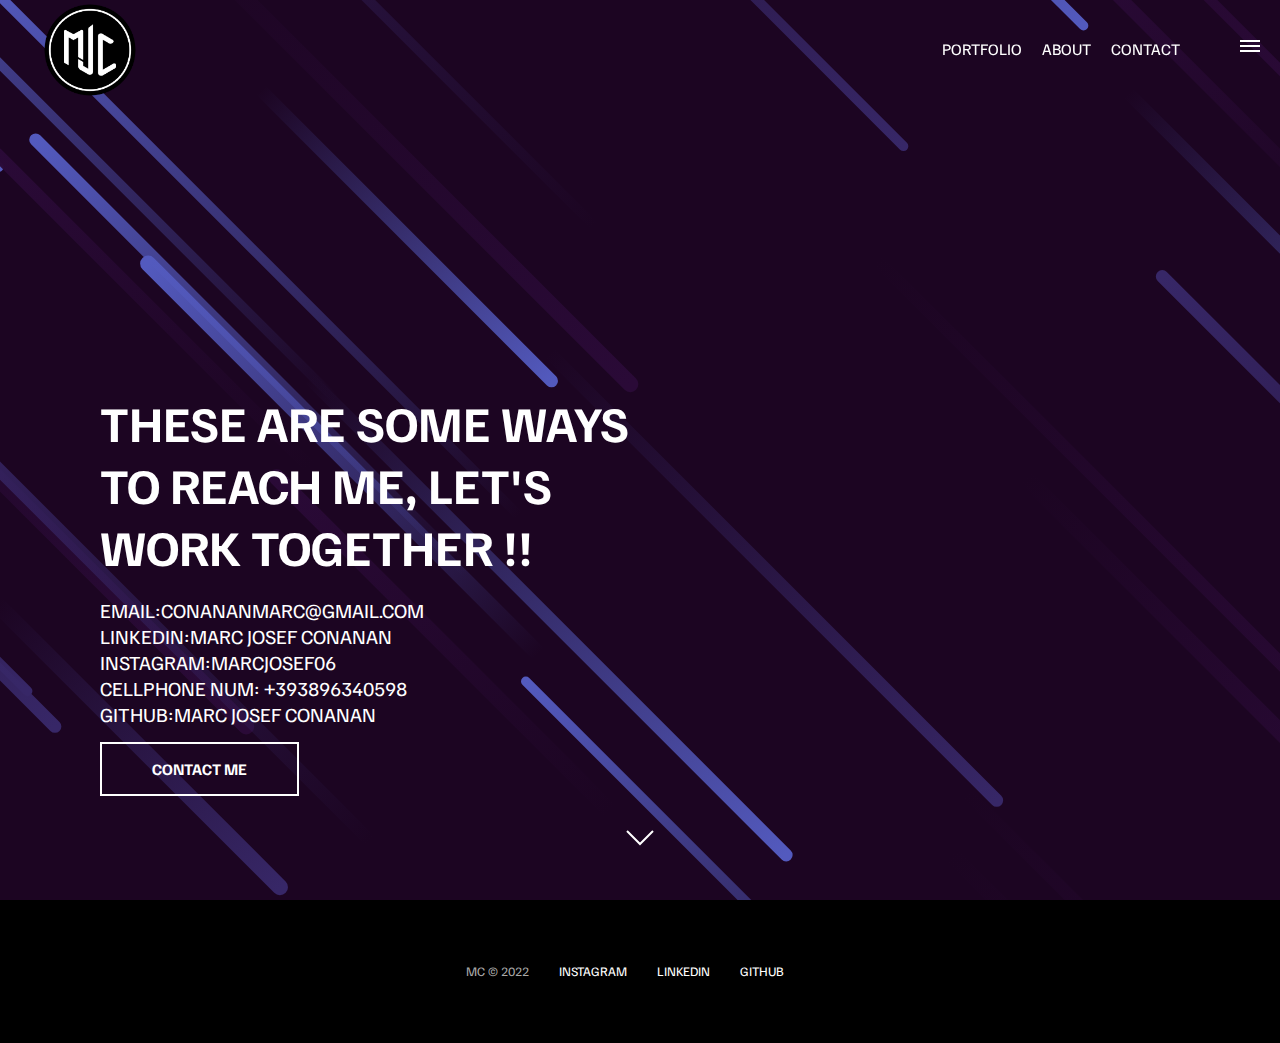
<file: contactpage.html>
<!DOCTYPE html>
<html lang="en">
  <head>
    <meta charset="UTF-8" />
    <meta http-equiv="X-UA-Compatible" content="IE=edge" />
    <meta name="viewport" content="width=device-width, initial-scale=1.0" />
    <link rel="stylesheet" href="mainstylesheet.css" />
    <link rel="stylesheet"href="https://cdnjs.cloudflare.com/ajax/libs/animate.css/4.1.1/animate.min.css"/>
    <script src="main.js" defer></script>
    <title>Marc josef conanan</title>
  </head>
  <body>
    <div id="overlay"></div>
    <div id="mobile-menu" class="mobile-main-menu">
      <ul>
        <li><a href="resumepage.html">Resume (cv)</a></li>
        <li><a href="certificatepage.html">certificates</a></li>
        <li><a href="https://github.com/marcjosefconanan/marcjosefconanan.github.com">codes</a></li>
        </li>
      </ul>
    </div>
    <header class="main-header">
      <div class="logo">
        <a href="index.html">
          <img src="img/MJC_logo1.png" alt="Mc logo" />
        </a>
      </div>
      <nav class="desktop-main-menu">
        <ul>
          <li><a href="portfoliopage.html">Portfolio</a></li>
          <li><a href="aboutpage.html">About</a></li>
          <li><a href="contactpage.html">Contact</a></li>
        </ul>
      </nav>
    </header>

    <!-- Hamburger Menu -->
    <button id="menu-btn" class="hamburger" type="button">
      <span class="hamburger-top"></span>
      <span class="hamburger-middle"></span>
      <span class="hamburger-bottom"></span>
    </button>
     <!-- Section G -->
     <section class="section-animate section-g">
        <div class="section-inner-1">
          <h2>These are some ways to reach me, let's work together !!</h2>
          <h4>Email:Conananmarc@gmail.com
          <br>Linkedin:<a href="https://www.linkedin.com/in/marc-josef-conanan-6a5ba6254/">Marc josef conanan</a>
          <br>Instagram:<a href="https://www.instagram.com/marcjosef06/">marcjosef06</a>
          <br>Cellphone num: +393896340598
          <br>Github:<a href="https://github.com/marcjosefconanan">Marc Josef Conanan</a></h4>
          <a href="https://www.linkedin.com/in/marc-josef-conanan-6a5ba6254/" class="btn">
            <div class="hover"></div>
            <span>contact me</span>
          </a>
        </div>
  
        <div class="scroll-arrow">
          <svg width="30px" height="20px">
            <path
              stroke="#ffffff"
              fill="none"
              stroke-width="2px"
              d="M2.000,5.000 L15.000,18.000 L28.000,5.000 "
            ></path>
          </svg>
        </div>
      </section>
      <footer>
        <ul>
          <li>MC &copy; 2022</li>
          <li><a href="https://www.instagram.com/marcjosef06/">Instagram</a></li>
          <li><a href="https://www.linkedin.com/in/marc-josef-conanan-6a5ba6254/">LinkedIn</a></li>
          <li><a href="https://github.com/marcjosefconanan">Github</a></li>
        </ul>
      </footer>
  </body>
</html>
</file>
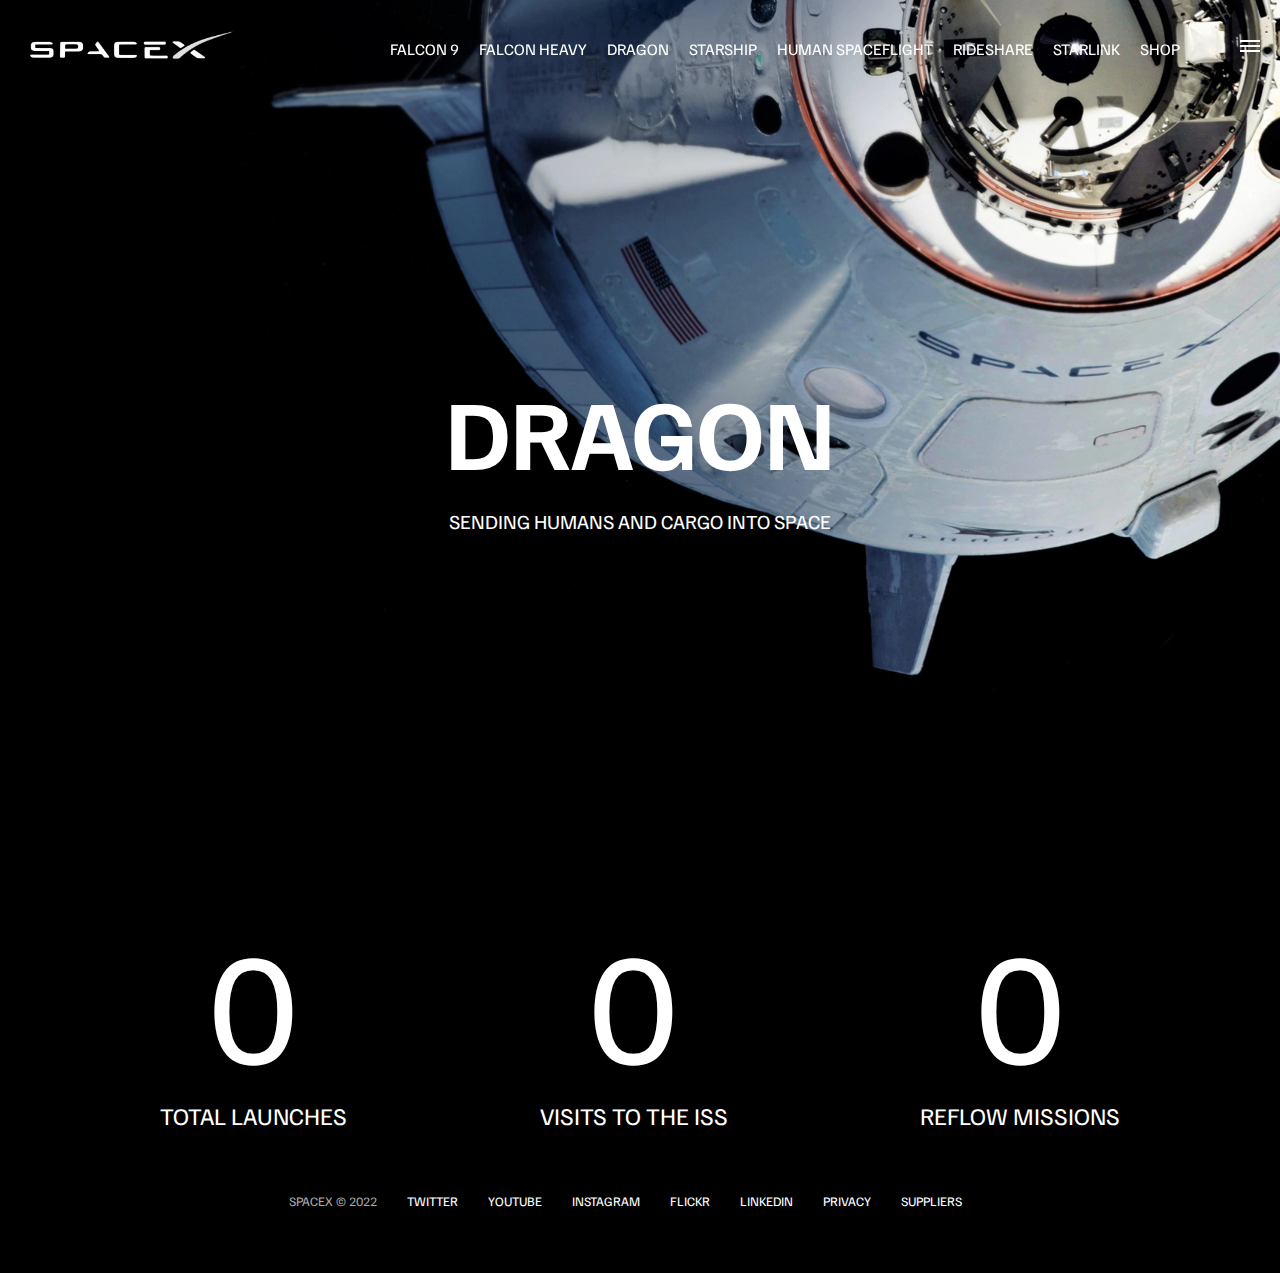
<file: CLONEWEBSITE-SPACEX/dragon.html>
<!DOCTYPE html>
<html lang="en">
  <head>
    <meta charset="UTF-8" />
    <meta http-equiv="X-UA-Compatible" content="IE=edge" />
    <meta name="viewport" content="width=device-width, initial-scale=1.0" />
    <link rel="stylesheet" href="style.css" />
    <script src="script.js" defer></script>
    <title>SpaceX - Dragon</title>
  </head>
  <body>
    <div id="overlay"></div>
    <div id="mobile-menu" class="mobile-main-menu">
      <ul>
        <li><a href="#">Mission</a></li>
        <li><a href="#">Launches</a></li>
        <li><a href="#">Careers</a></li>
        <li><a href="#">Updates</a></li>
        <li><a href="#">Shop</a></li>

        <li class="mobile-only"><a href="falcon9.html">Falcon 9</a></li>
        <li class="mobile-only">
          <a href="falcon-heavy.html">Falcon Heavy</a>
        </li>
        <li class="mobile-only"><a href="dragon.html">Dragon</a></li>
        <li class="mobile-only"><a href="#">Starship</a></li>
        <li class="mobile-only"><a href="#">Human Spaceflight</a></li>
        <li class="mobile-only"><a href="#">Rideshare</a></li>
        <li class="mobile-only"><a href="#">Starlink</a></li>
      </ul>
    </div>
    <header class="main-header">
      <div class="logo">
        <a href="index.html">
          <img src="images/logo.png" alt="SpaceX" />
        </a>
      </div>
      <nav class="desktop-main-menu">
        <ul>
          <li><a href="falcon9.html">Falcon 9</a></li>
          <li><a href="falcon-heavy.html">Falcon Heavy</a></li>
          <li><a href="dragon.html">Dragon</a></li>
          <li><a href="#">Starship</a></li>
          <li><a href="#">Human Spaceflight</a></li>
          <li><a href="#">Rideshare</a></li>
          <li><a href="#">Starlink</a></li>
          <li><a href="#">Shop</a></li>
        </ul>
      </nav>
    </header>

    <!-- Hamburger Menu -->
    <button id="menu-btn" class="hamburger" type="button">
      <span class="hamburger-top"></span>
      <span class="hamburger-middle"></span>
      <span class="hamburger-bottom"></span>
    </button>

    <section class="section-animate bg-dragon"></section>
    <div class="section-inner-center">
      <h3>Dragon</h3>
      <p>Sending humans and cargo into space</p>
    </div>

    <div class="stats">
      <div>
        <span class="counter" data-target="34">0</span>
        <h4>Total Launches</h4>
      </div>
      <div>
        <span class="counter" data-target="31">0</span>
        <h4>Visits to the ISS</h4>
      </div>
      <div>
        <span class="counter" data-target="13">0</span>
        <h4>Reflow Missions</h4>
      </div>
    </div>

    <footer>
      <ul>
        <li>SpaceX &copy; 2022</li>
        <li><a href="#">Twitter</a></li>
        <li><a href="#">YouTube</a></li>
        <li><a href="#">Instagram</a></li>
        <li><a href="#">Flickr</a></li>
        <li><a href="#">LinkedIn</a></li>
        <li><a href="#">Privacy</a></li>
        <li><a href="#">Suppliers</a></li>
      </ul>
    </footer>
  </body>
</html>
</file>
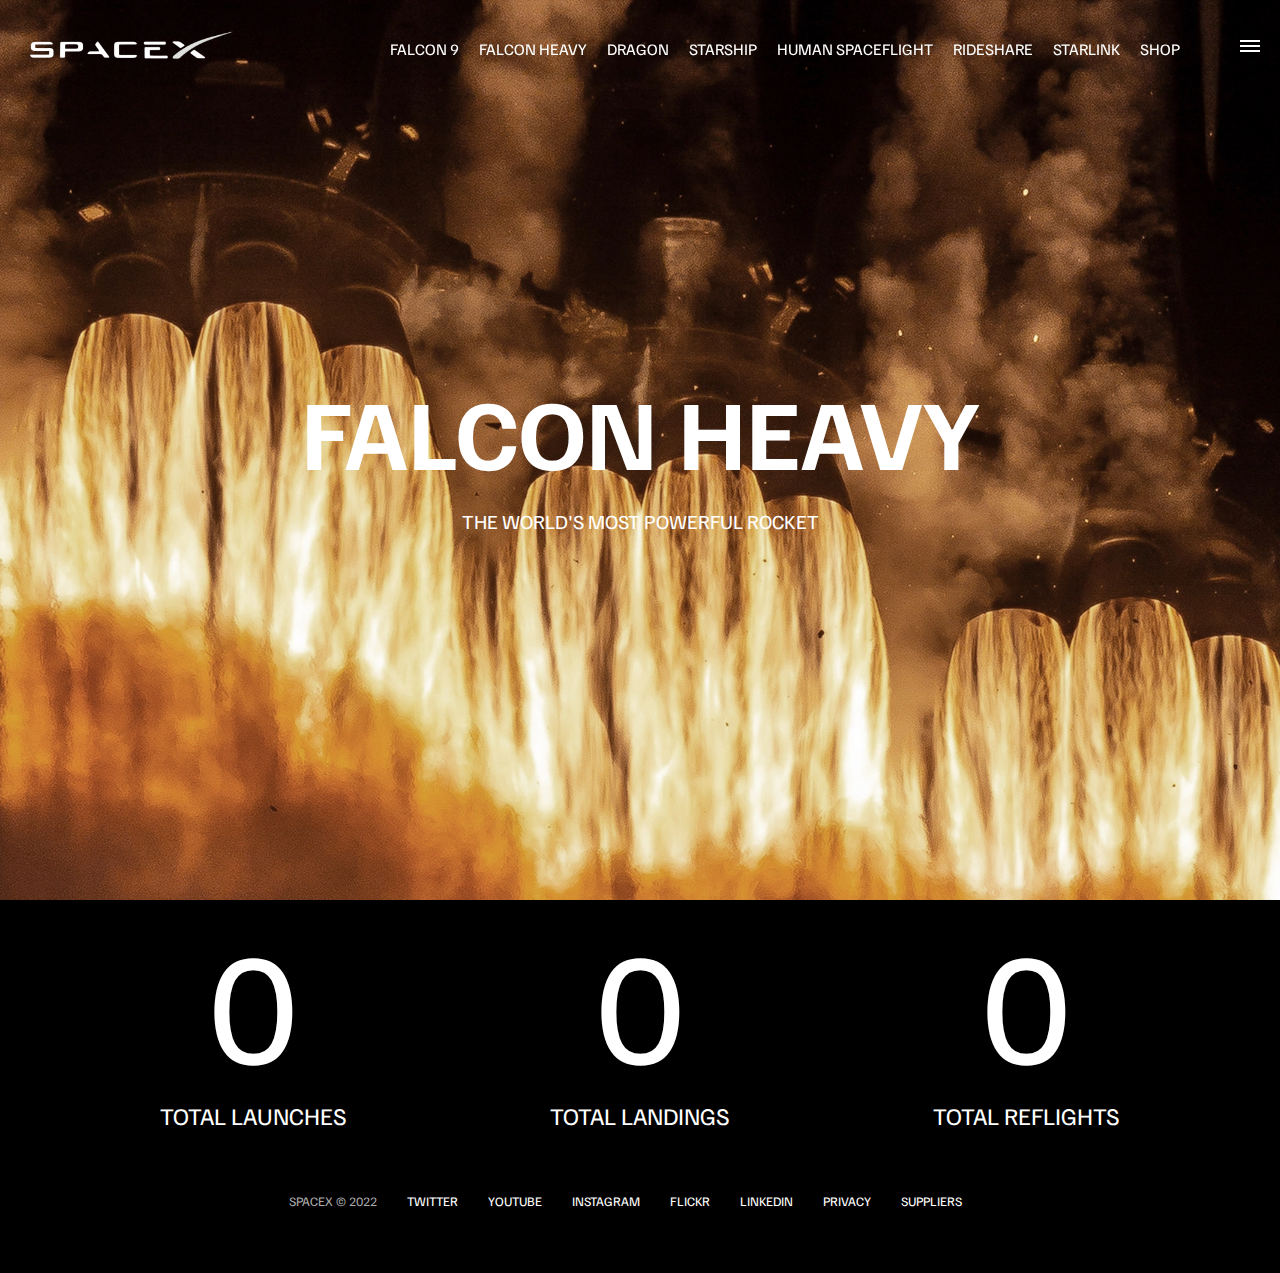
<file: CLONEWEBSITE-SPACEX/falcon-heavy.html>
<!DOCTYPE html>
<html lang="en">
  <head>
    <meta charset="UTF-8" />
    <meta http-equiv="X-UA-Compatible" content="IE=edge" />
    <meta name="viewport" content="width=device-width, initial-scale=1.0" />
    <link rel="stylesheet" href="style.css" />
    <script src="script.js" defer></script>
    <title>SpaceX - Falcon Heavy</title>
  </head>
  <body>
    <div id="overlay"></div>
    <div id="mobile-menu" class="mobile-main-menu">
      <ul>
        <li><a href="#">Mission</a></li>
        <li><a href="#">Launches</a></li>
        <li><a href="#">Careers</a></li>
        <li><a href="#">Updates</a></li>
        <li><a href="#">Shop</a></li>

        <li class="mobile-only"><a href="falcon9.html">Falcon 9</a></li>
        <li class="mobile-only">
          <a href="falcon-heavy.html">Falcon Heavy</a>
        </li>
        <li class="mobile-only"><a href="dragon.html">Dragon</a></li>
        <li class="mobile-only"><a href="#">Starship</a></li>
        <li class="mobile-only"><a href="#">Human Spaceflight</a></li>
        <li class="mobile-only"><a href="#">Rideshare</a></li>
        <li class="mobile-only"><a href="#">Starlink</a></li>
      </ul>
    </div>
    <header class="main-header">
      <div class="logo">
        <a href="index.html">
          <img src="images/logo.png" alt="SpaceX" />
        </a>
      </div>
      <nav class="desktop-main-menu">
        <ul>
          <li><a href="falcon9.html">Falcon 9</a></li>
          <li><a href="falcon-heavy.html">Falcon Heavy</a></li>
          <li><a href="dragon.html">Dragon</a></li>
          <li><a href="#">Starship</a></li>
          <li><a href="#">Human Spaceflight</a></li>
          <li><a href="#">Rideshare</a></li>
          <li><a href="#">Starlink</a></li>
          <li><a href="#">Shop</a></li>
        </ul>
      </nav>
    </header>

    <!-- Hamburger Menu -->
    <button id="menu-btn" class="hamburger" type="button">
      <span class="hamburger-top"></span>
      <span class="hamburger-middle"></span>
      <span class="hamburger-bottom"></span>
    </button>

    <section class="section-animate bg-falcon-heavy"></section>
    <div class="section-inner-center">
      <h3>Falcon Heavy</h3>
      <p>The world's most powerful rocket</p>
    </div>

    <div class="stats">
      <div>
        <span class="counter" data-target="3">0</span>
        <h4>Total Launches</h4>
      </div>
      <div>
        <span class="counter" data-target="7">0</span>
        <h4>Total Landings</h4>
      </div>
      <div>
        <span class="counter" data-target="4">0</span>
        <h4>Total Reflights</h4>
      </div>
    </div>

    <footer>
      <ul>
        <li>SpaceX &copy; 2022</li>
        <li><a href="#">Twitter</a></li>
        <li><a href="#">YouTube</a></li>
        <li><a href="#">Instagram</a></li>
        <li><a href="#">Flickr</a></li>
        <li><a href="#">LinkedIn</a></li>
        <li><a href="#">Privacy</a></li>
        <li><a href="#">Suppliers</a></li>
      </ul>
    </footer>
  </body>
</html>
</file>
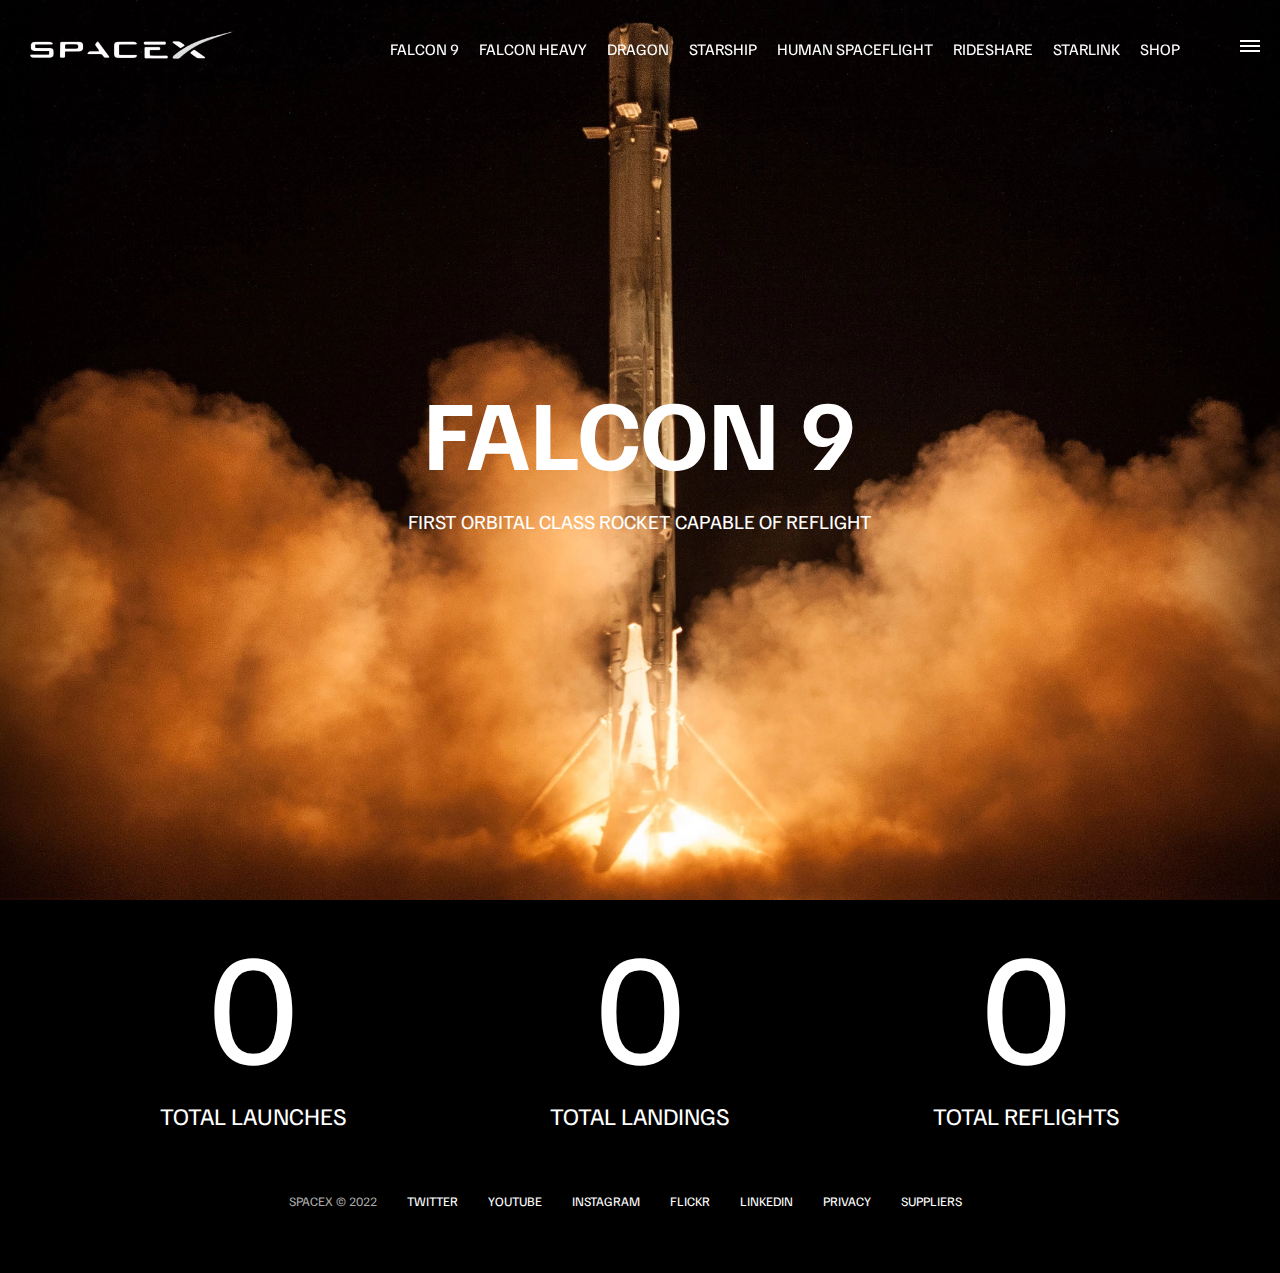
<file: CLONEWEBSITE-SPACEX/falcon9.html>
<!DOCTYPE html>
<html lang="en">
  <head>
    <meta charset="UTF-8" />
    <meta http-equiv="X-UA-Compatible" content="IE=edge" />
    <meta name="viewport" content="width=device-width, initial-scale=1.0" />
    <link rel="stylesheet" href="style.css" />
    <script src="script.js" defer></script>
    <title>SpaceX - Falcon 9</title>
  </head>
  <body>
    <div id="overlay"></div>
    <div id="mobile-menu" class="mobile-main-menu">
      <ul>
        <li><a href="#">Mission</a></li>
        <li><a href="#">Launches</a></li>
        <li><a href="#">Careers</a></li>
        <li><a href="#">Updates</a></li>
        <li><a href="#">Shop</a></li>

        <li class="mobile-only"><a href="falcon9.html">Falcon 9</a></li>
        <li class="mobile-only">
          <a href="falcon-heavy.html">Falcon Heavy</a>
        </li>
        <li class="mobile-only"><a href="dragon.html">Dragon</a></li>
        <li class="mobile-only"><a href="#">Starship</a></li>
        <li class="mobile-only"><a href="#">Human Spaceflight</a></li>
        <li class="mobile-only"><a href="#">Rideshare</a></li>
        <li class="mobile-only"><a href="#">Starlink</a></li>
      </ul>
    </div>
    <header class="main-header">
      <div class="logo">
        <a href="index.html">
          <img src="images/logo.png" alt="SpaceX" />
        </a>
      </div>
      <nav class="desktop-main-menu">
        <ul>
          <li><a href="falcon9.html">Falcon 9</a></li>
          <li><a href="falcon-heavy.html">Falcon Heavy</a></li>
          <li><a href="dragon.html">Dragon</a></li>
          <li><a href="#">Starship</a></li>
          <li><a href="#">Human Spaceflight</a></li>
          <li><a href="#">Rideshare</a></li>
          <li><a href="#">Starlink</a></li>
          <li><a href="#">Shop</a></li>
        </ul>
      </nav>
    </header>

    <!-- Hamburger Menu -->
    <button id="menu-btn" class="hamburger" type="button">
      <span class="hamburger-top"></span>
      <span class="hamburger-middle"></span>
      <span class="hamburger-bottom"></span>
    </button>

    <section class="section-animate bg-falcon-9"></section>
    <div class="section-inner-center">
      <h3>Falcon 9</h3>
      <p>First orbital class rocket capable of reflight</p>
    </div>

    <div class="stats">
      <div>
        <span class="counter" data-target="3">0</span>
        <h4>Total Launches</h4>
      </div>
      <div>
        <span class="counter" data-target="7">0</span>
        <h4>Total Landings</h4>
      </div>
      <div>
        <span class="counter" data-target="4">0</span>
        <h4>Total Reflights</h4>
      </div>
    </div>

    <footer>
      <ul>
        <li>SpaceX &copy; 2022</li>
        <li><a href="#">Twitter</a></li>
        <li><a href="#">YouTube</a></li>
        <li><a href="#">Instagram</a></li>
        <li><a href="#">Flickr</a></li>
        <li><a href="#">LinkedIn</a></li>
        <li><a href="#">Privacy</a></li>
        <li><a href="#">Suppliers</a></li>
      </ul>
    </footer>
  </body>
</html>
</file>
<file: CLONEWEBSITE-SPACEX/style.css>
@import url('https://fonts.googleapis.com/css2?family=Familjen+Grotesk:wght@400;600;700&display=swap');

*,
*::before,
*::after {
  margin: 0;
  padding: 0;
  box-sizing: border-box;
}

body {
  font-family: 'Familjen Grotesk', sans-serif;
  background: #000;
  color: #fff;
}

a {
  text-decoration: none;
  color: #fff;
}

ul {
  list-style: none;
}

/* Header/Navbar */
.main-header {
  position: fixed;
  top: 0;
  left: 0;
  width: 100%;
  z-index: 3;
  display: flex;
  justify-content: space-between;
  align-items: center;
  text-transform: uppercase;
  height: 100px;
  padding: 0 30px;
}

/* Logo */
.logo {
  width: 210px;
  height: auto;
}

.logo img {
  display: block;
  width: 100%;
  height: auto;
}

/* Desktop Menu */
.desktop-main-menu {
  margin-right: 50px;
}

.desktop-main-menu ul {
  display: flex;
}

.desktop-main-menu ul li {
  position: relative;
  margin-right: 20px;
  padding-bottom: 2px;
}

/* Menu item bottom border */
.desktop-main-menu ul li a::after {
  content: '';
  position: absolute;
  bottom: 0;
  left: 0;
  width: 100%;
  height: 1px;
  background: #fff;
  transform: scaleX(0);
  transition: transform 0.6s cubic-bezier(0.19, 1, 0.22, 1);
  transform-origin: right center;
}

.desktop-main-menu ul li a:hover::after {
  transform: scaleX(1);
  transform-origin: left center;
  transition-duration: 0.4s;
}

/* Sections */
section {
  position: relative;
  height: 100vh;
  background-position: center center;
  background-repeat: no-repeat;
  background-size: cover;
  text-transform: uppercase;
}

.section-inner {
  position: absolute;
  bottom: 200px;
  left: 150px;
  max-width: 560px;
}

.section-inner h4 {
  font-size: 22px;
  margin-bottom: 5px;
  font-weight: 300;
  animation: fadeInUp 0.5s ease-in-out;
}

.section-inner h2 {
  font-size: 50px;
  font-weight: 700;
  margin-bottom: 20px;
  animation: fadeInUp 0.5s ease-in-out 0.2s;
  animation-fill-mode: both; /*// Stop from showing at start */
}

.section-inner a {
  animation: fadeInUp 0.5s ease-in-out 0.4s;
  animation-fill-mode: both; /*// Stop from showing at start */
}

/* Background images */
.section-a {
  background-image: url('images/section-a.webp');
}
.section-b {
  background-image: url('images/section-b.webp');
}
.section-c {
  background-image: url('images/section-c.webp');
}
.section-d {
  background-image: url('images/section-d.webp');
}
.section-e {
  background-image: url('images/section-e.webp');
}
.section-f {
  background-image: url('images/section-f.webp');
}

.btn {
  position: relative;
  display: inline-block;
  cursor: pointer;
  text-align: center;
  min-width: 130px;
  padding: 15px 50px;
  margin-top: 10px;
  border: 2px solid #fff;
  text-transform: uppercase;
  font-weight: bold;
  overflow: hidden;
  z-index: 2;
}

.btn:hover span {
  color: #000;
}

.btn .hover {
  position: absolute;
  top: 0;
  left: 0;
  width: 100%;
  height: 100%;
  background-color: #fff;
  color: #000;
  z-index: -1;
  transform: translateY(100%);
  transition: transform 0.6s cubic-bezier(0.19, 1, 0.22, 1);
}

.btn:hover .hover {
  transform: translateY(0);
}

.scroll-arrow {
  position: absolute;
  bottom: 50px;
  left: 50%;
  transform: translateX(-50%);
  animation: fadeBounce 5s infinite;
}

/* Footer */
footer {
  position: relative;
  padding: 55px 0;
}

footer ul {
  display: flex;
  justify-content: center;
  align-items: center;
  flex-wrap: wrap;
}

footer ul li {
  margin-right: 30px;
  color: #aaa;
  text-transform: uppercase;
  font-size: 13px;
  line-height: 2.5;
}

footer ul li a {
  color: #fff;
  transition: color 0.6s;
}

footer ul li a:hover {
  color: #aaa;
}

/* Hamburger Menu */
.hamburger {
  position: fixed;
  top: 40px;
  right: 20px;
  z-index: 10;
  cursor: pointer;
  width: 20px;
  height: 20px;
  background: none;
  border: none;
}

.hamburger-top,
.hamburger-middle,
.hamburger-bottom {
  position: absolute;
  width: 20px;
  height: 2px;
  top: 0;
  left: 0;
  background: #fff;
  transition: all 0.5s;
}

.hamburger-middle {
  transform: translateY(5px);
}

.hamburger-bottom {
  transform: translateY(10px);
}

/* Transition hamburger to X when open */
.open {
  transform: rotate(90deg);
}

.open .hamburger-top {
  transform: rotate(45deg) translateY(6px) translateX(6px);
}

.open .hamburger-middle {
  display: none;
}

.open .hamburger-bottom {
  transform: rotate(-45deg) translateY(6px) translateX(-6px);
}

/* Overlay */
.overlay-show {
  position: fixed;
  top: 0;
  left: 0;
  width: 100%;
  height: 100%;
  background-color: rgba(0, 0, 0, 0.5);
  z-index: 3;
}

/* Stop body scroll */
.stop-scrolling {
  overflow: hidden;
}

/* Hide mobile main menu items */
.mobile-only {
  display: none;
}

/* Mobile menu */
.mobile-main-menu {
  position: fixed;
  top: 0;
  right: 0;
  width: 350px;
  height: 100%;
  background: #000;
  z-index: 4;
  display: flex;
  align-items: center;
  justify-content: center;
  transform: translateX(100%);
  transition: transform 0.6s cubic-bezier(0.19, 1, 0.22, 1);
}

/* Bring menu from right */
.show-menu {
  transform: translateX(0);
}

.mobile-main-menu ul {
  display: flex;
  flex-direction: column;
  align-items: end;
  justify-content: center;
  padding: 50px;
  width: 100%;
}

.mobile-main-menu ul li {
  margin-bottom: 20px;
  font-size: 18px;
  text-transform: uppercase;
  border-bottom: 1px #555 dotted;
  width: 100%;
  text-align: right;
  padding-bottom: 8px;
}

.mobile-main-menu ul li a {
  color: #fff;
  transition: color 0.6s;
}

.mobile-main-menu ul li a:hover {
  color: #aaa;
}

/* Inner Pages */
.bg-falcon-9 {
  background-image: url('images/falcon-9.webp');
}

.bg-falcon-heavy {
  background-image: url('images/falcon-heavy.webp');
}

.bg-dragon {
  background-image: url('images/dragon.webp');
}

.section-animate {
  animation: fadeIn 2s ease-in-out;
}

.section-inner-center {
  position: absolute;
  top: 50%;
  left: 50%;
  transform: translate(-50%, -50%);
  text-transform: uppercase;
  text-align: center;
  width: 80%;
}

.section-inner-center h3 {
  font-size: 100px;
  margin-bottom: 15px;
  animation: fadeInUp 0.5s ease-in-out;
}

.section-inner-center p {
  font-size: 20px;
  animation: fadeInUp 0.5s ease-in-out 0.2s;
  animation-fill-mode: both;
}

/* Stats */
.stats {
  max-width: 960px;
  margin: 0 auto;
  display: flex;
  align-items: center;
  justify-content: space-between;
  text-align: center;
  text-transform: uppercase;
}

.stats div span {
  font-size: 160px;
}

.stats div h4 {
  font-size: 24px;
  font-weight: 300;
}

/* Animations */

@keyframes fadeInUp {
  0% {
    opacity: 0;
    transform: translateY(140px);
  }

  100% {
    opacity: 1;
    transform: translateY(0);
  }
}

@keyframes fadeIn {
  0% {
    opacity: 0;
  }

  100% {
    opacity: 1;
  }
}

@keyframes fadeBounce {
  0%,
  20%,
  50%,
  80%,
  100% {
    opacity: 0;
    transform: translateY(-20px);
  }

  40% {
    opacity: 1;
    transform: translateY(0);
  }
}

/* Media Queries */

@media (max-width: 960px) {
  /* Hide desktop menu */
  .desktop-main-menu {
    display: none;
  }

  /* Show main mobile items */
  .mobile-only {
    display: block;
  }

  .section-inner-center h3 {
    font-size: 75px;
  }
}

@media (max-width: 600px) {
  .section-inner {
    bottom: 75px;
    left: 20px;
  }

  .section-inner h2 {
    font-size: 40px;
  }

  footer ul li:first-child {
    position: absolute;
    top: 30px;
    left: 50%;
    transform: translate(-50%, -50%);
  }

  footer ul li {
    margin-right: 15px;
  }

  .logo {
    width: 150px;
    margin: auto;
  }

  .section-inner-center h3 {
    font-size: 50px;
  }

  /* Stats */
  .stats {
    flex-direction: column;
  }

  .stats div {
    margin-bottom: 20px;
  }
}
</file>
<file: CLONEWEBSITE-TESLA/styles.css>
*{
    padding:0;
    margin:0;
    box-sizing: border-box;
}
body{
    color:#171a20;
    font-family: 'M PLUS 1', sans-serif;
}
html{
    scroll-behavior: smooth;
}
.desktop{
    display: none;
}
@media (min-width: 1200px) {
    .desktop{
        display: initial;
    }
}

header{
    display: grid;
    grid-template-columns: auto 1fr auto;
    padding: 5px 20px;
    position: fixed;
    top:0;
    z-index:2;
    width: 100%;
}
a.logo{
    height:12px;
    width:100px;
    color:inherit;
}
header a{
    color:inherit;
}
header nav a{
    text-decoration:none;
    padding: 5px 10px;
}
header nav.center{
    text-align: center;
}
header nav.right{
    text-align:right;
}

section{
    height:100vh;
    background-size: cover;
    background-position: center center;
}
section .content{
    opacity:0;
    z-index:1;
    position:fixed;
    width: 100%;
    top:0;
    transition: opacity .3s ease;
    height:100vh;
    padding-top:15vh;
    padding-bottom:15vh;
    text-align:center;
    display:grid;
    grid-template-rows: min-content auto min-content;
}
section.active .content{
    opacity:1;
}
section h1{
    font-size:3rem;
}
section a{
    color:inherit;
}
section .buttons a{
    display:block;
    background-color:#eee;
    color:inherit;
    padding: 12px 50px;
    border-radius: 25px;
    text-decoration: none;
    text-transform: uppercase;
    font-size: 12px;
    font-weight:500;
}
section .buttons a:first-child{
    background-color:#444;
    color:#fff;
}
section .buttons{
    display: grid;
    row-gap: 20px;
    margin: 0 40px;
}
@media (min-width: 768px) {
    section .buttons{
        max-width: 640px;
        margin: 0 auto;
        grid-template-columns: 1fr 1fr;
        column-gap: 20px;
    }
}

aside{
    position:fixed;
    transition: right .4s ease;
    right:-320px;
    width: 320px;
    background-color:#fff;
    padding:80px 40px;
    z-index:4;
    height:100vh;
}
aside.active{
    right:0;
}
aside a{
    display:block;
    color:inherit;
    text-decoration: none;
    padding: 12px 0;
    font-size: 14px;
    font-weight:500;
}
aside button.close{
    font-size:24px;
    border:0;
    background-color: transparent;
    position: absolute;
    top:10px;
    right:10px;
    padding: 10px;
    font-family: sans-serif;
    font-weight:100;
    cursor:pointer;
}
.backdrop{
    display:none;
    position: fixed;
    z-index:3;
    inset: 0;
    background-color: rgba(0,0,0,0);
    transition: background-color .4s ease;
    backdrop-filter: blur(5px);
}
.backdrop.active{
    display:block;
    background-color: rgba(0,0,0,.35);
}
</file>
<file: secondarystylesheet.css>
@import url('https://fonts.googleapis.com/css2?family=Familjen+Grotesk:wght@400;600;700&display=swap');

*,
*::before,
*::after {
  margin: 0;
  padding: 0;
  box-sizing: border-box;
  scroll-behavior: smooth;
}
/*body*/
body {
    font-family: 'Familjen Grotesk', sans-serif;
    min-height: 100vh;
    background:#1c0522;
    color: #fff;

  }
  
  a {
    text-decoration: none;
    color: #fff;
  }
  
  ul {
    list-style: none;
  }
  
  /* Header/Navbar */
  .main-header {
    position: fixed;
    top: 0;
    left: 0;
    width: 100%;
    z-index: 15;
    display: flex;
    justify-content: space-between;
    align-items: center;
    text-transform: uppercase;
    height: 100px;
    padding: 0 30px;
  }
  
  /* Logo */
  .logo {
    width: 120px;
    height: auto;
    
  }

  .logo img {
    display: block;
    width: 100%;
    height: auto;
  }
  
  /* Desktop Menu */
  .desktop-main-menu {
    margin-right: 50px;
  }
  
  .desktop-main-menu ul {
    display: flex;
  }
  
  .desktop-main-menu ul li {
    position: relative;
    margin-right: 20px;
    padding-bottom: 2px;
  }
  
  /* Menu item bottom border */
  .desktop-main-menu ul li a::after {
    content: '';
    position: absolute;
    bottom: 0;
    left: 0;
    width: 100%;
    height: 1px;
    background: #fff;
    transform: scaleX(0);
    transition: transform 0.6s cubic-bezier(0.19, 1, 0.22, 1);
    transform-origin: right center;
  }
  
  .desktop-main-menu ul li a:hover::after {
    transform: scaleX(1);
    transform-origin: left center;
    transition-duration: 0.4s;
  }
  /*Sections-a */
  section-a{
    position: relative;
    width: 100%;
    height: 100vh;
    padding: 100px;
    display: flex;
    justify-content: center;
    align-items: center;
    overflow: hidden;
    background: linear-gradient(#2b1055,#7597be);
}
  section-a::before{
    content: '';
    position: absolute;
    bottom: 0;
    width: 100%;
    height: 100px;
    background: linear-gradient(to top,#1c0522,transparent);
    z-index: 12;  
  }
  section-a img{
    position: absolute;
    top: 0;
    left: 0;
    width: 100%;
    height: 100%;
    object-fit: cover; 
    pointer-events: none;
  }
  section-a img#moon{
    mix-blend-mode: screen;

  }
  section-a img#mountains_front{
    z-index: 5;

  }
  #text {
    position: absolute;
    right: -450px;
    color:#fff;
    white-space: nowrap;
    font-size: 5.5vw;
    z-index: 4;

  }
  #btn1{
    text-decoration: none;
    display: inline-block;
    padding: 8px 30px;
    border-radius: 40px;
    background-color: white;
    color: #2b1055;
    font-size: 1.5em;
    z-index: 4;
    transform: translateY(100px);
  }
  .sec{
    position: relative;
    padding: 100px;
    background: linear-gradient(to top,#1c0522,transparent);
  }
    /*Sections */
section {
  position: relative;
  min-height: 100vh;
  background-position: center center;
  background-size: cover;
  text-transform: uppercase;
  display: flex;
  align-items: flex-end;
}

.section-inner-1 {
  position: absolute;
  bottom: 100px;
  left: 30px;
  max-width: 500px;
}
.section-inner-1 img {
  position: absolute;
  bottom: 57vh;
  left: 4vh;
  max-width: 250px;
}

.section-inner-1 h4 {
  font-size: 15px;
  margin-bottom: 5px;
  font-weight: 300;
  animation: fadeInUp 0.5s ease-in-out;
}

.section-inner-1 h2 {
  font-size: 20px;
  font-weight: 700;
  margin-bottom: 20px;
  animation: fadeInUp 0.5s ease-in-out 0.2s;
  animation-fill-mode: both; /*// Stop from showing at start */
}


.section-inner-2 {
  position: absolute;
  bottom: 100px;
  left: 30px;
  max-width: 500px;
}
.section-inner-2 img {
  position: absolute;
  bottom: 50vh;
  left: 4vh;
  max-width: 250px;
}
.section-inner-2 h4 {
  font-size: 15px;
  margin-bottom: 5px;
  font-weight: 300;
  animation: fadeInUp 0.5s ease-in-out;
}

.section-inner-2 h2 {
  font-size: 20px;
  font-weight: 700;
  margin-bottom: 20px;
  animation: fadeInUp 0.5s ease-in-out 0.2s;
  animation-fill-mode: both; /*// Stop from showing at start */
}




@media (min-width: 600px) {

  .section-inner-1 {
    position: absolute;
    bottom: 100px;
    left: 100px;
    max-width: 560px;
  }

  .section-inner-1 img {
    position: absolute;
    bottom: 30vh;
    left: 5vh;
    max-width: 400px;
  }

  .section-inner-1 h4 {
    font-size: 25px;
    margin-bottom: 5px;
    font-weight: 300;
  }
  
  .section-inner-1 h2 {
    font-size: 50px;
    font-weight: 700;
    margin-bottom: 20px;
  }

  .section-inner-2 {
    position: absolute;
    bottom: 100px;
    left: 100px;
    max-width: 560px;
  }

  .section-inner-2 img {
    position: absolute;
    bottom: 40vh;
    left: 0vh;
    max-width: 800px;
  }

  .section-inner-2 h4 {
    font-size: 30px;
    margin-bottom: 5px;
    font-weight: 300;
  }
  
  .section-inner-2 h2 {
    font-size: 50px;
    font-weight: 700;
    margin-bottom: 20px;
  }
  .section-inner-1 .section-img {
    display: none;
  }
  }
  
  @media (min-width: 1160px) {

    .section-inner-1 {
      position: absolute;
      bottom: 100px;
      left: 100px;
      max-width: 560px;
    }

    .section-inner-1 img {
      position: absolute;
      bottom: 5vh;
      left: 100vh;
      max-width: 560px;
    }

    .section-inner-1 h4 {
      font-size: 15px;
      margin-bottom: 5px;
      font-weight: 300;
    }
    
    .section-inner-1 h2 {
      font-size: 45px;
      font-weight: 700;
      margin-bottom: 20px;
    }

    .section-inner-2 {
      position: absolute;
      bottom: 5vh;
      left: 100vh;
      max-width: 560px;
    }
    
    .section-inner-2 img {
      position: absolute;
      bottom: 0vh;
      left: -90vh;
      max-width: 560px;
    }
    .section-inner-2 h4 {
      font-size: 15px;
      margin-bottom: 5px;
      font-weight: 300;
    }
    
    .section-inner-2 h2 {
      font-size: 45px;
      font-weight: 700;
      margin-bottom: 20px;
    }
    .section-inner-1 .section-img {
      display: flex;
    }

    }
  /* Footer */
footer {
    position: relative;
    padding: 55px 0;
  }
  
  footer ul {
    display: flex;
    justify-content: center;
    align-items: center;
    flex-wrap: wrap;
  }
  
  footer ul li {
    margin-right: 30px;
    color: #aaa;
    text-transform: uppercase;
    font-size: 13px;
    line-height: 2.5;
  }
  
  footer ul li a {
    color: #fff;
    transition: color 0.6s;
  }
  
  footer ul li a:hover {
    color: #aaa;
  }
  /* Hamburger Menu */
.hamburger {
    position: fixed;
    top: 40px;
    right: 20px;
    z-index: 15;
    cursor: pointer;
    width: 20px;
    height: 20px;
    background: none;
    border: none;
  }
  
  .hamburger-top,
  .hamburger-middle,
  .hamburger-bottom {
    position: absolute;
    width: 20px;
    height: 2px;
    top: 0;
    left: 0;
    background: #fff;
    transition: all 0.5s;
  }
  
  .hamburger-middle {
    transform: translateY(5px);
  }
  
  .hamburger-bottom {
    transform: translateY(10px);
  }
  
  /* Transition hamburger to X when open */
  .open {
    transform: rotate(90deg);
  }
  
  .open .hamburger-top {
    transform: rotate(45deg) translateY(6px) translateX(6px);
  }
  
  .open .hamburger-middle {
    display: none;
  }
  
  .open .hamburger-bottom {
    transform: rotate(-45deg) translateY(6px) translateX(-6px);
  }
  
  /* Overlay */
  .overlay-show {
    position: fixed;
    top: 0;
    left: 0;
    width: 100%;
    height: 100%;
    background-color: rgba(0, 0, 0, 0.5);
    z-index: 10;
  }
  /* Stop body scroll */
.stop-scrolling {
    overflow: hidden;
  }
  
  /* Hide mobile main menu items */
  .mobile-only {
    display: none;
  }
  
  /* Mobile menu */
  .mobile-main-menu {
    position: fixed;
    top: 0;
    right: 0;
    width: 350px;
    height: 100%;
    background: #000;
    z-index: 15;
    display: flex;
    align-items: center;
    justify-content: center;
    transform: translateX(100%);
    transition: transform 0.6s cubic-bezier(0.19, 1, 0.22, 1);
  }
  
  /* Bring menu from right */
  .show-menu {
    transform: translateX(0);
  }
  
  .mobile-main-menu ul {
    display: flex;
    flex-direction: column;
    align-items: end;
    justify-content: center;
    padding: 50px;
    width: 100%;
  }
  
  .mobile-main-menu ul li {
    margin-bottom: 20px;
    font-size: 18px;
    text-transform: uppercase;
    border-bottom: 1px #555 dotted;
    width: 100%;
    text-align: right;
    padding-bottom: 8px;
  }
  
  .mobile-main-menu ul li a {
    color: #fff;
    transition: color 0.6s;
  }
  
  .mobile-main-menu ul li a:hover {
    color: #aaa;
  }
  /* Media Queries */
  
  @media (max-width: 960px) {
    /* Hide desktop menu */
    .desktop-main-menu {
      display: none;
    }
  
    /* Show main mobile items */
    .mobile-only {
      display: block;
    }
}
  
  @media (max-width: 600px) {
    footer ul li:first-child {
      position: absolute;
      top: 30px;
      left: 50%;
      transform: translate(-50%, -50%);
    }
  
    footer ul li {
      margin-right: 15px;
    }
  
    .logo {
      width: 70px;
      margin: auto;
    }
  
  }
</file>
<file: mainstylesheet.css>
@import url('https://fonts.googleapis.com/css2?family=Familjen+Grotesk:wght@400;600;700&display=swap');

*,
*::before,
*::after {
  margin: 0;
  padding: 0;
  box-sizing: border-box;
  scroll-behavior: smooth;
}

/*body*/
body {
    font-family: 'Familjen Grotesk', sans-serif;
    background: black;
    color: #fff;
    overflow-x: hidden;
  }
  
  a {
    text-decoration: none;
    color: #fff;
  }
  
  ul {
    list-style: none;
  }
  
  /* Header/Navbar */
  .main-header {
    position: fixed;
    top: 0;
    left: 0;
    width: 100%;
    z-index: 15;
    display: flex;
    justify-content: space-between;
    align-items: center;
    text-transform: uppercase;
    height: 100px;
    padding: 0 30px;
  }
  
  /* Logo */
  .logo {
    width: 120px;
    height: auto;
    
  }
  
  .logo img {
    display: block;
    width: 100%;
    height: auto;
  }
  
  /* Desktop Menu */
  .desktop-main-menu {
    margin-right: 50px;
  }
  
  .desktop-main-menu ul {
    display: flex;
  }
  
  .desktop-main-menu ul li {
    position: relative;
    margin-right: 20px;
    padding-bottom: 2px;
  }
  
  /* Menu item bottom border */
  .desktop-main-menu ul li a::after {
    content: '';
    position: absolute;
    bottom: 0;
    left: 0;
    width: 100%;
    height: 1px;
    background: #fff;
    transform: scaleX(0);
    transition: transform 0.6s cubic-bezier(0.19, 1, 0.22, 1);
    transform-origin: right center;
  }
  
  .desktop-main-menu ul li a:hover::after {
    transform: scaleX(1);
    transform-origin: left center;
    transition-duration: 0.4s;
  }
  /*Sections */
section {
    position: relative;
    min-height: 100vh;
    background-position: center center;
    background-size: cover;
    text-transform: uppercase;
    display: flex;
    align-items: flex-end;
  }
  
  .section-inner-1 {
    position: absolute;
    bottom: 100px;
    left: 150px;
    max-width: 560px;
  }
  .section-inner-1 img {
    position: absolute;
    bottom: 35vh;
    left: 2vh;
    max-width: 300px;
  }
  
  .section-inner-1 h4 {
    font-size: 20px;
    margin-bottom: 5px;
    font-weight: 300;
    animation: fadeInUp 0.5s ease-in-out;
  }
  
  .section-inner-1 h2 {
    font-size: 60px;
    font-weight: 700;
    margin-bottom: 20px;
    animation: fadeInUp 0.5s ease-in-out 0.2s;
    animation-fill-mode: both; /*// Stop from showing at start */
  }
  
  .section-inner-1 a {
    animation: fadeInUp 0.5s ease-in-out 0.4s;
    animation-fill-mode: both; /*// Stop from showing at start */
  }

  .section-inner-2 {
    position: absolute;
    bottom: 100px;
    left: 150px;
    max-width: 560px;
  }
  .section-inner-2 img {
    position: absolute;
    bottom: 40vh;
    left: 2vh;
    max-width: 300px;
  }
  
  .section-inner-2 h4 {
    font-size: 20px;
    margin-bottom: 5px;
    font-weight: 300;
    animation: fadeInUp 0.5s ease-in-out;
  }
  
  .section-inner-2 h2 {
    font-size: 60px;
    font-weight: 700;
    margin-bottom: 20px;
    animation: fadeInUp 0.5s ease-in-out 0.2s;
    animation-fill-mode: both; /*// Stop from showing at start */
  }
  
  .section-inner-2 a {
    animation: fadeInUp 0.5s ease-in-out 0.4s;
    animation-fill-mode: both; /*// Stop from showing at start */
  }

  .section-d .section-img {
    display: none;
    
  }
  .section-e .section-img {
    display: none;
    
  }
  
  @media (min-width: 600px) {

    .section-inner-1 {
      position: absolute;
      bottom: 100px;
      left: 150px;
      max-width: 560px;
    }

    .section-inner-1 img {
      position: absolute;
      bottom: 25vh;
      left: 5vh;
      max-width: 400px;
    }

    .section-inner-1 h4 {
      font-size: 30px;
      margin-bottom: 5px;
      font-weight: 300;
    }
    
    .section-inner-1 h2 {
      font-size: 60px;
      font-weight: 700;
      margin-bottom: 20px;
    }
  
    .section-inner-2 {
      position: absolute;
      bottom: 100px;
      left: 150px;
      max-width: 560px;
    }

    .section-inner-2 img {
      position: absolute;
      bottom: 25vh;
      left: 5vh;
      max-width: 400px;
    }

    .section-inner-2 h4 {
      font-size: 30px;
      margin-bottom: 5px;
      font-weight: 300;
    }
    
    .section-inner-2 h2 {
      font-size: 60px;
      font-weight: 700;
      margin-bottom: 20px;
    }
    }
    
    @media (min-width: 1160px) {

      .section-inner-1 {
        position: absolute;
        bottom: 100px;
        left: 100px;
        max-width: 560px;
      }

      .section-inner-1 img {
        position: absolute;
        bottom: 0vh;
        left: 100vh;
        max-width: 560px;
      }

      .section-inner-1 h4 {
        font-size: 20px;
        margin-bottom: 5px;
        font-weight: 300;
      }
      
      .section-inner-1 h2 {
        font-size: 50px;
        font-weight: 700;
        margin-bottom: 20px;
      }

      .section-inner-2 {
        position: absolute;
        bottom: 5vh;
        left: 100vh;
        max-width: 560px;
      }
      
      .section-inner-2 img {
        position: absolute;
        bottom: 0vh;
        left: -90vh;
        max-width: 560px;
      }
      .section-inner-2 h4 {
        font-size: 20px;
        margin-bottom: 5px;
        font-weight: 300;
      }
      
      .section-inner-2 h2 {
        font-size: 50px;
        font-weight: 700;
        margin-bottom: 20px;
      }
      .section-d .section-img {
        display: flex;
        
      }
      .section-e .section-img {
        display: flex;
        
      }
      }

  /* Background images */
  .section-a {
    background-image: url("data:image/svg+xml,%3csvg xmlns='http://www.w3.org/2000/svg' version='1.1' xmlns:xlink='http://www.w3.org/1999/xlink' xmlns:svgjs='http://svgjs.com/svgjs' width='1900' height='650' preserveAspectRatio='none' viewBox='0 0 1900 650'%3e%3cg mask='url(%26quot%3b%23SvgjsMask1189%26quot%3b)' fill='none'%3e%3crect width='1900' height='650' x='0' y='0' fill='rgba(28%2c 5%2c 34%2c 1)'%3e%3c/rect%3e%3cpath d='M466.8762812481492 330.9279125821743L568.0048671724415 384.6989355287088 621.775890118976 283.57034960441644 520.6473041946837 229.79932665788198z' fill='rgba(55%2c 39%2c 103%2c 0.46)' class='triangle-float1'%3e%3c/path%3e%3cpath d='M968.6533597626357 480.1833184825588L949.5209245894088 636.0044985440846 1124.4745398241616 499.31575365578567z' fill='rgba(55%2c 39%2c 103%2c 0.46)' class='triangle-float3'%3e%3c/path%3e%3cpath d='M1927.8313004242743 367.76694488190856L1783.3439664599662 454.5836938093446 1870.1607153874022 599.0710277736528 2014.6480493517104 512.2542788462167z' fill='rgba(55%2c 39%2c 103%2c 0.46)' class='triangle-float1'%3e%3c/path%3e%3cpath d='M1396.7161038923834 391.46509124884903L1374.5771174201584 327.1688059154951 1289.20218265624 392.5254282905097z' fill='rgba(55%2c 39%2c 103%2c 0.46)' class='triangle-float1'%3e%3c/path%3e%3cpath d='M365.086490502446 610.4586680763657L418.5709784460801 521.4455321677518 329.5578425374662 467.96104422411764 276.07335459383205 556.9741801327316z' fill='rgba(55%2c 39%2c 103%2c 0.46)' class='triangle-float2'%3e%3c/path%3e%3cpath d='M1659.2345989354055 440.60831220830113L1722.332412003204 353.7616230805137 1572.3879098076181 377.51049914050276z' fill='rgba(55%2c 39%2c 103%2c 0.46)' class='triangle-float1'%3e%3c/path%3e%3cpath d='M1841.0054536000853 133.26132898059367L1739.3132493870355 106.01298498516614 1712.064905391608 207.70518919821598 1813.7571096046577 234.95353319364352z' fill='rgba(55%2c 39%2c 103%2c 0.46)' class='triangle-float2'%3e%3c/path%3e%3cpath d='M1809.472600950954 228.79358798895237L1936.4102375850073 185.08545453011806 1892.702104126173 58.14781789606488 1765.7644674921198 101.85595135489918z' fill='rgba(55%2c 39%2c 103%2c 0.46)' class='triangle-float1'%3e%3c/path%3e%3cpath d='M1346.0618061201671 527.4327144679951L1325.2281990044676 357.7566007734206 1176.3856924255927 548.2663215836948z' fill='rgba(55%2c 39%2c 103%2c 0.46)' class='triangle-float3'%3e%3c/path%3e%3cpath d='M390.27204501179835 495.70212331956634L434.7662324621357 605.8291017313364 544.8932108739058 561.3349142809991 500.39902342356845 451.207935869229z' fill='rgba(55%2c 39%2c 103%2c 0.46)' class='triangle-float1'%3e%3c/path%3e%3cpath d='M1212.6820022255913 41.771922063915284L1352.4524933538287 139.83891924189564 1368.0539525108638-8.59904919580572z' fill='rgba(55%2c 39%2c 103%2c 0.46)' class='triangle-float3'%3e%3c/path%3e%3cpath d='M1215.448136197549 184.96971101218514L1356.151638735903 266.204916078627 1437.3868438023449 125.50141354027306 1296.683341263991 44.2662084738312z' fill='rgba(55%2c 39%2c 103%2c 0.46)' class='triangle-float2'%3e%3c/path%3e%3cpath d='M148.4759452363415 532.2492126001328L245.72919154571767 382.49234599109445 95.97232493667937 285.23909968171824-1.2809213726968096 434.99596629075654z' fill='rgba(55%2c 39%2c 103%2c 0.46)' class='triangle-float3'%3e%3c/path%3e%3c/g%3e%3cdefs%3e%3cmask id='SvgjsMask1189'%3e%3crect width='1900' height='650' fill='white'%3e%3c/rect%3e%3c/mask%3e%3cstyle%3e %40keyframes float1 %7b 0%25%7btransform: translate(0%2c 0)%7d 50%25%7btransform: translate(-10px%2c 0)%7d 100%25%7btransform: translate(0%2c 0)%7d %7d .triangle-float1 %7b animation: float1 5s infinite%3b %7d %40keyframes float2 %7b 0%25%7btransform: translate(0%2c 0)%7d 50%25%7btransform: translate(-5px%2c -5px)%7d 100%25%7btransform: translate(0%2c 0)%7d %7d .triangle-float2 %7b animation: float2 4s infinite%3b %7d %40keyframes float3 %7b 0%25%7btransform: translate(0%2c 0)%7d 50%25%7btransform: translate(0%2c -10px)%7d 100%25%7btransform: translate(0%2c 0)%7d %7d .triangle-float3 %7b animation: float3 6s infinite%3b %7d %3c/style%3e%3c/defs%3e%3c/svg%3e");
  }
  .section-b {
    background-image: url("data:image/svg+xml,%3csvg xmlns='http://www.w3.org/2000/svg' version='1.1' xmlns:xlink='http://www.w3.org/1999/xlink' xmlns:svgjs='http://svgjs.com/svgjs' width='1900' height='650' preserveAspectRatio='none' viewBox='0 0 1900 650'%3e%3cg mask='url(%26quot%3b%23SvgjsMask1193%26quot%3b)' fill='none'%3e%3crect width='1900' height='650' x='0' y='0' fill='rgba(28%2c 5%2c 34%2c 1)'%3e%3c/rect%3e%3cpath d='M1463.8493957130936 136.10214568157903L1637.6738798386614 27.714757634521334 1481.0561419380742-59.09987210183141z' fill='rgba(55%2c 39%2c 103%2c 0.46)' class='triangle-float3'%3e%3c/path%3e%3cpath d='M1015.172659161288 419.57923692410816L918.5643554049491 308.4440964076051 807.429214888446 405.052400163944 904.037518644785 516.1875406804471z' fill='rgba(55%2c 39%2c 103%2c 0.46)' class='triangle-float2'%3e%3c/path%3e%3cpath d='M1419.840765466647 53.995297114075505L1343.05189663114-31.287381614216038 1257.7692179028484 45.501487221291065 1334.5580867383555 130.78416594958261z' fill='rgba(55%2c 39%2c 103%2c 0.46)' class='triangle-float3'%3e%3c/path%3e%3cpath d='M230.58607709278004 321.2020840168977L201.95941548375293 238.0642219804164 91.56595323354455 322.57314541219773z' fill='rgba(55%2c 39%2c 103%2c 0.46)' class='triangle-float2'%3e%3c/path%3e%3cpath d='M1578.5837413802997 165.58482728425614L1394.4368690819915 201.37935324834524 1430.2313950460807 385.5262255466533 1614.3782673443889 349.73169958256415z' fill='rgba(55%2c 39%2c 103%2c 0.46)' class='triangle-float3'%3e%3c/path%3e%3cpath d='M974.1430875022686 575.5581140570316L989.7782189788348 655.9938924850247 1102.6143208825413 592.3233060561787z' fill='rgba(55%2c 39%2c 103%2c 0.46)' class='triangle-float1'%3e%3c/path%3e%3cpath d='M1444.6948686738897 167.47224472563434L1456.4839787051142 336.064372745832 1625.0761067253118 324.27526271460744 1613.2869966940873 155.68313469440983z' fill='rgba(55%2c 39%2c 103%2c 0.46)' class='triangle-float1'%3e%3c/path%3e%3cpath d='M640.9142948184765 377.10581486217745L678.2883613793971 227.20662129093762 528.3891678081573 189.83255473001708 491.01510124723666 339.7317483012569z' fill='rgba(55%2c 39%2c 103%2c 0.46)' class='triangle-float2'%3e%3c/path%3e%3cpath d='M398.45195547554226 457.93173469827474L541.0428682665743 465.40460778359454 548.5157413518941 322.8136949925625 405.92482856086207 315.3408219072427z' fill='rgba(55%2c 39%2c 103%2c 0.46)' class='triangle-float2'%3e%3c/path%3e%3cpath d='M365.61057417870273 515.8788026823083L253.19589617868542 485.6425257011498 277.8140289572415 584.380463268636z' fill='rgba(55%2c 39%2c 103%2c 0.46)' class='triangle-float2'%3e%3c/path%3e%3cpath d='M406.66366717681166 560.732769630157L545.9972753213518 600.6860388467298 585.9505445379247 461.3524307021896 446.61693639338444 421.3991614856168z' fill='rgba(55%2c 39%2c 103%2c 0.46)' class='triangle-float1'%3e%3c/path%3e%3cpath d='M1490.24089991219 497.1004672412049L1398.3626964877453 650.0114760757352 1643.1519087467202 588.9786706656496z' fill='rgba(55%2c 39%2c 103%2c 0.46)' class='triangle-float2'%3e%3c/path%3e%3cpath d='M1734.0734962585304 400.6142760673896L1819.1187999675285 334.169602677651 1667.628822868792 315.56897235839153z' fill='rgba(55%2c 39%2c 103%2c 0.46)' class='triangle-float2'%3e%3c/path%3e%3c/g%3e%3cdefs%3e%3cmask id='SvgjsMask1193'%3e%3crect width='1900' height='650' fill='white'%3e%3c/rect%3e%3c/mask%3e%3cstyle%3e %40keyframes float1 %7b 0%25%7btransform: translate(0%2c 0)%7d 50%25%7btransform: translate(-10px%2c 0)%7d 100%25%7btransform: translate(0%2c 0)%7d %7d .triangle-float1 %7b animation: float1 5s infinite%3b %7d %40keyframes float2 %7b 0%25%7btransform: translate(0%2c 0)%7d 50%25%7btransform: translate(-5px%2c -5px)%7d 100%25%7btransform: translate(0%2c 0)%7d %7d .triangle-float2 %7b animation: float2 4s infinite%3b %7d %40keyframes float3 %7b 0%25%7btransform: translate(0%2c 0)%7d 50%25%7btransform: translate(0%2c -10px)%7d 100%25%7btransform: translate(0%2c 0)%7d %7d .triangle-float3 %7b animation: float3 6s infinite%3b %7d %3c/style%3e%3c/defs%3e%3c/svg%3e");
  }
  .section-c {
    background-image: url("data:image/svg+xml,%3csvg xmlns='http://www.w3.org/2000/svg' version='1.1' xmlns:xlink='http://www.w3.org/1999/xlink' xmlns:svgjs='http://svgjs.com/svgjs' width='1900' height='650' preserveAspectRatio='none' viewBox='0 0 1900 650'%3e%3cg mask='url(%26quot%3b%23SvgjsMask1213%26quot%3b)' fill='none'%3e%3crect width='1900' height='650' x='0' y='0' fill='rgba(28%2c 5%2c 34%2c 1)'%3e%3c/rect%3e%3cpath d='M1013.6199896960177 219.97931543284926L915.8307281047893 137.92438209855098 931.5650563617194 317.7685770240777z' fill='rgba(55%2c 39%2c 103%2c 0.46)' class='triangle-float3'%3e%3c/path%3e%3cpath d='M1237.4206828615368 480.2203496351443L1248.2351800784165 325.5658342024052 1093.5806646456774 314.7513369855254 1082.7661674287976 469.4058524182645z' fill='rgba(55%2c 39%2c 103%2c 0.46)' class='triangle-float3'%3e%3c/path%3e%3cpath d='M611.8485090758381 476.2272018662816L468.92170772323686 440.5915479322735 433.2860537892288 583.5183492848747 576.21285514183 619.1540032188828z' fill='rgba(55%2c 39%2c 103%2c 0.46)' class='triangle-float3'%3e%3c/path%3e%3cpath d='M1618.4131294144638 559.1636634469809L1616.2775348022226 681.5117968411398 1800.8675321995813 623.5411220624222z' fill='rgba(55%2c 39%2c 103%2c 0.46)' class='triangle-float1'%3e%3c/path%3e%3cpath d='M1502.1399230584896 542.9868393821909L1480.188149203524 681.584884808784 1618.786194630117 703.5366586637496 1640.7379684850825 564.9386132371565z' fill='rgba(55%2c 39%2c 103%2c 0.46)' class='triangle-float2'%3e%3c/path%3e%3cpath d='M1644.2361492538312 618.6032375348948L1773.627543068926 655.7056226682739 1681.3385343872103 489.21184371980013z' fill='rgba(55%2c 39%2c 103%2c 0.46)' class='triangle-float1'%3e%3c/path%3e%3cpath d='M231.5005521607674 329.0057596694442L335.550282177448 195.8281784026447 202.3727009106485 91.77844838596411 98.32297089396789 224.95602965276362z' fill='rgba(55%2c 39%2c 103%2c 0.46)' class='triangle-float1'%3e%3c/path%3e%3cpath d='M307.7677117173753 331.8158941006172L402.5344658054291 395.7368768465212 466.4554485513331 300.9701227584674 371.6886944632793 237.04914001256338z' fill='rgba(55%2c 39%2c 103%2c 0.46)' class='triangle-float1'%3e%3c/path%3e%3cpath d='M685.3642028753784 322.91504160605615L704.5369328096511 460.2859013838384 801.3696384224634 387.31722388689224z' fill='rgba(55%2c 39%2c 103%2c 0.46)' class='triangle-float1'%3e%3c/path%3e%3cpath d='M678.3366881643714 82.61744878351706L730.8821171217701 177.4119119438864 846.8010973836247 51.196536927603596z' fill='rgba(55%2c 39%2c 103%2c 0.46)' class='triangle-float3'%3e%3c/path%3e%3cpath d='M944.6454846192235 640.2502804706673L1128.4895575434518 686.273899281344 1085.6115371856645 526.2509487781086z' fill='rgba(55%2c 39%2c 103%2c 0.46)' class='triangle-float1'%3e%3c/path%3e%3cpath d='M673.1260767391054 148.14699353732559L566.6976951395368 200.05558359175848 697.7747710209705 333.7438609638949z' fill='rgba(55%2c 39%2c 103%2c 0.46)' class='triangle-float1'%3e%3c/path%3e%3cpath d='M1159.0937095521172 545.3266906888445L1104.5031826045547 480.2682340774759 1034.2107611612832 594.6832528045038z' fill='rgba(55%2c 39%2c 103%2c 0.46)' class='triangle-float1'%3e%3c/path%3e%3c/g%3e%3cdefs%3e%3cmask id='SvgjsMask1213'%3e%3crect width='1900' height='650' fill='white'%3e%3c/rect%3e%3c/mask%3e%3cstyle%3e %40keyframes float1 %7b 0%25%7btransform: translate(0%2c 0)%7d 50%25%7btransform: translate(-10px%2c 0)%7d 100%25%7btransform: translate(0%2c 0)%7d %7d .triangle-float1 %7b animation: float1 5s infinite%3b %7d %40keyframes float2 %7b 0%25%7btransform: translate(0%2c 0)%7d 50%25%7btransform: translate(-5px%2c -5px)%7d 100%25%7btransform: translate(0%2c 0)%7d %7d .triangle-float2 %7b animation: float2 4s infinite%3b %7d %40keyframes float3 %7b 0%25%7btransform: translate(0%2c 0)%7d 50%25%7btransform: translate(0%2c -10px)%7d 100%25%7btransform: translate(0%2c 0)%7d %7d .triangle-float3 %7b animation: float3 6s infinite%3b %7d %3c/style%3e%3c/defs%3e%3c/svg%3e");
  }
  .section-d {
    background-image: url('#');
  }
  .section-e {
    background-image: url('#');
  }
  .section-f {
    background-image: url('#');
  }
  .section-g {
    background-image: url("data:image/svg+xml,%3csvg xmlns='http://www.w3.org/2000/svg' version='1.1' xmlns:xlink='http://www.w3.org/1999/xlink' xmlns:svgjs='http://svgjs.com/svgjs' width='1440' height='560' preserveAspectRatio='none' viewBox='0 0 1440 560'%3e%3cg mask='url(%26quot%3b%23SvgjsMask1042%26quot%3b)' fill='none'%3e%3crect width='1440' height='560' x='0' y='0' fill='rgba(28%2c 5%2c 34%2c 1)'%3e%3c/rect%3e%3cpath d='M321 104L98 -119' stroke-width='6' stroke='url(%23SvgjsLinearGradient1043)' stroke-linecap='round' class='BottomRight'%3e%3c/path%3e%3cpath d='M692 141L286 -265' stroke-width='6' stroke='url(%23SvgjsLinearGradient1044)' stroke-linecap='round' class='TopLeft'%3e%3c/path%3e%3cpath d='M1431 558L1045 172' stroke-width='8' stroke='url(%23SvgjsLinearGradient1044)' stroke-linecap='round' class='TopLeft'%3e%3c/path%3e%3cpath d='M496 552L319 375' stroke-width='10' stroke='url(%23SvgjsLinearGradient1045)' stroke-linecap='round' class='BottomRight'%3e%3c/path%3e%3cpath d='M1437 118L1733 414' stroke-width='6' stroke='url(%23SvgjsLinearGradient1043)' stroke-linecap='round' class='BottomRight'%3e%3c/path%3e%3cpath d='M1172 360L1391 579' stroke-width='6' stroke='url(%23SvgjsLinearGradient1045)' stroke-linecap='round' class='BottomRight'%3e%3c/path%3e%3cpath d='M913 531L1283 901' stroke-width='10' stroke='url(%23SvgjsLinearGradient1046)' stroke-linecap='round' class='BottomRight'%3e%3c/path%3e%3cpath d='M811 532L514 235' stroke-width='8' stroke='url(%23SvgjsLinearGradient1043)' stroke-linecap='round' class='BottomRight'%3e%3c/path%3e%3cpath d='M21 342L-209 112' stroke-width='10' stroke='url(%23SvgjsLinearGradient1046)' stroke-linecap='round' class='BottomRight'%3e%3c/path%3e%3cpath d='M31 265L-300 -66' stroke-width='6' stroke='url(%23SvgjsLinearGradient1045)' stroke-linecap='round' class='BottomRight'%3e%3c/path%3e%3cpath d='M82 59L475 452' stroke-width='10' stroke='url(%23SvgjsLinearGradient1046)' stroke-linecap='round' class='BottomRight'%3e%3c/path%3e%3cpath d='M996 16L695 -285' stroke-width='6' stroke='url(%23SvgjsLinearGradient1043)' stroke-linecap='round' class='BottomRight'%3e%3c/path%3e%3cpath d='M1190 170L989 -31' stroke-width='8' stroke='url(%23SvgjsLinearGradient1047)' stroke-linecap='round' class='TopLeft'%3e%3c/path%3e%3cpath d='M47 350L446 749' stroke-width='8' stroke='url(%23SvgjsLinearGradient1047)' stroke-linecap='round' class='TopLeft'%3e%3c/path%3e%3cpath d='M414 164L657 407' stroke-width='10' stroke='url(%23SvgjsLinearGradient1048)' stroke-linecap='round' class='TopLeft'%3e%3c/path%3e%3cpath d='M531 249L204 -78' stroke-width='6' stroke='url(%23SvgjsLinearGradient1048)' stroke-linecap='round' class='TopLeft'%3e%3c/path%3e%3cpath d='M665 237L484 56' stroke-width='8' stroke='url(%23SvgjsLinearGradient1043)' stroke-linecap='round' class='BottomRight'%3e%3c/path%3e%3cpath d='M884 91L556 -237' stroke-width='6' stroke='url(%23SvgjsLinearGradient1045)' stroke-linecap='round' class='BottomRight'%3e%3c/path%3e%3cpath d='M258 229L552 523' stroke-width='8' stroke='url(%23SvgjsLinearGradient1044)' stroke-linecap='round' class='TopLeft'%3e%3c/path%3e%3cpath d='M166 432L456 722' stroke-width='8' stroke='url(%23SvgjsLinearGradient1046)' stroke-linecap='round' class='BottomRight'%3e%3c/path%3e%3cpath d='M38 134L356 452' stroke-width='8' stroke='url(%23SvgjsLinearGradient1045)' stroke-linecap='round' class='BottomRight'%3e%3c/path%3e%3cpath d='M162 253L339 430' stroke-width='6' stroke='url(%23SvgjsLinearGradient1045)' stroke-linecap='round' class='BottomRight'%3e%3c/path%3e%3cpath d='M923 493L1211 781' stroke-width='8' stroke='url(%23SvgjsLinearGradient1046)' stroke-linecap='round' class='BottomRight'%3e%3c/path%3e%3cpath d='M1149 417L1356 624' stroke-width='6' stroke='url(%23SvgjsLinearGradient1048)' stroke-linecap='round' class='TopLeft'%3e%3c/path%3e%3cpath d='M1428 414L1643 629' stroke-width='6' stroke='url(%23SvgjsLinearGradient1048)' stroke-linecap='round' class='TopLeft'%3e%3c/path%3e%3cpath d='M71 196L-269 -144' stroke-width='6' stroke='url(%23SvgjsLinearGradient1046)' stroke-linecap='round' class='BottomRight'%3e%3c/path%3e%3cpath d='M1310 409L1561 660' stroke-width='8' stroke='url(%23SvgjsLinearGradient1047)' stroke-linecap='round' class='TopLeft'%3e%3c/path%3e%3cpath d='M714 239L430 -45' stroke-width='10' stroke='url(%23SvgjsLinearGradient1046)' stroke-linecap='round' class='BottomRight'%3e%3c/path%3e%3cpath d='M613 356L344 87' stroke-width='8' stroke='url(%23SvgjsLinearGradient1048)' stroke-linecap='round' class='TopLeft'%3e%3c/path%3e%3cpath d='M663 219L942 498' stroke-width='8' stroke='url(%23SvgjsLinearGradient1045)' stroke-linecap='round' class='BottomRight'%3e%3c/path%3e%3cpath d='M645 321L310 -14' stroke-width='6' stroke='url(%23SvgjsLinearGradient1048)' stroke-linecap='round' class='TopLeft'%3e%3c/path%3e%3cpath d='M1299 333L1024 58' stroke-width='8' stroke='url(%23SvgjsLinearGradient1043)' stroke-linecap='round' class='BottomRight'%3e%3c/path%3e%3cpath d='M649 424L916 691' stroke-width='6' stroke='url(%23SvgjsLinearGradient1048)' stroke-linecap='round' class='TopLeft'%3e%3c/path%3e%3cpath d='M1148 73L760 -315' stroke-width='6' stroke='url(%23SvgjsLinearGradient1046)' stroke-linecap='round' class='BottomRight'%3e%3c/path%3e%3cpath d='M960 297L1187 524' stroke-width='10' stroke='url(%23SvgjsLinearGradient1046)' stroke-linecap='round' class='BottomRight'%3e%3c/path%3e%3cpath d='M702 505L494 297' stroke-width='10' stroke='url(%23SvgjsLinearGradient1047)' stroke-linecap='round' class='TopLeft'%3e%3c/path%3e%3cpath d='M515 291L320 96' stroke-width='8' stroke='url(%23SvgjsLinearGradient1047)' stroke-linecap='round' class='TopLeft'%3e%3c/path%3e%3cpath d='M156 339L-119 64' stroke-width='6' stroke='url(%23SvgjsLinearGradient1044)' stroke-linecap='round' class='TopLeft'%3e%3c/path%3e%3cpath d='M867 161L1207 501' stroke-width='8' stroke='url(%23SvgjsLinearGradient1046)' stroke-linecap='round' class='BottomRight'%3e%3c/path%3e%3c/g%3e%3cdefs%3e%3cmask id='SvgjsMask1042'%3e%3crect width='1440' height='560' fill='white'%3e%3c/rect%3e%3c/mask%3e%3clinearGradient x1='0%25' y1='0%25' x2='100%25' y2='100%25' id='SvgjsLinearGradient1043'%3e%3cstop stop-color='rgba(83%2c 90%2c 190%2c 0)' offset='0'%3e%3c/stop%3e%3cstop stop-color='rgba(83%2c 90%2c 190%2c 1)' offset='1'%3e%3c/stop%3e%3c/linearGradient%3e%3clinearGradient x1='100%25' y1='100%25' x2='0%25' y2='0%25' id='SvgjsLinearGradient1044'%3e%3cstop stop-color='rgba(55%2c 39%2c 103%2c 0)' offset='0'%3e%3c/stop%3e%3cstop stop-color='rgba(55%2c 39%2c 103%2c 1)' offset='1'%3e%3c/stop%3e%3c/linearGradient%3e%3clinearGradient x1='0%25' y1='0%25' x2='100%25' y2='100%25' id='SvgjsLinearGradient1045'%3e%3cstop stop-color='rgba(55%2c 39%2c 103%2c 0)' offset='0'%3e%3c/stop%3e%3cstop stop-color='rgba(55%2c 39%2c 103%2c 1)' offset='1'%3e%3c/stop%3e%3c/linearGradient%3e%3clinearGradient x1='0%25' y1='0%25' x2='100%25' y2='100%25' id='SvgjsLinearGradient1046'%3e%3cstop stop-color='rgba(42%2c 10%2c 55%2c 0)' offset='0'%3e%3c/stop%3e%3cstop stop-color='rgba(42%2c 10%2c 55%2c 1)' offset='1'%3e%3c/stop%3e%3c/linearGradient%3e%3clinearGradient x1='100%25' y1='100%25' x2='0%25' y2='0%25' id='SvgjsLinearGradient1047'%3e%3cstop stop-color='rgba(42%2c 10%2c 55%2c 0)' offset='0'%3e%3c/stop%3e%3cstop stop-color='rgba(42%2c 10%2c 55%2c 1)' offset='1'%3e%3c/stop%3e%3c/linearGradient%3e%3clinearGradient x1='100%25' y1='100%25' x2='0%25' y2='0%25' id='SvgjsLinearGradient1048'%3e%3cstop stop-color='rgba(83%2c 90%2c 190%2c 0)' offset='0'%3e%3c/stop%3e%3cstop stop-color='rgba(83%2c 90%2c 190%2c 1)' offset='1'%3e%3c/stop%3e%3c/linearGradient%3e%3c/defs%3e%3c/svg%3e");
  }
  
  .btn {
    position: relative;
    display: inline-block;
    cursor: pointer;
    text-align: center;
    min-width: 130px;
    padding: 15px 50px;
    margin-top: 10px;
    border: 2px solid #fff;
    text-transform: uppercase;
    font-weight: bold;
    overflow: hidden;
    z-index: 2;
  }
  
  .btn:hover span {
    color: #000;
  }
  
  .btn .hover {
    position: absolute;
    top: 0;
    left: 0;
    width: 100%;
    height: 100%;
    background-color: #fff;
    color: #000;
    z-index: -1;
    transform: translateY(100%);
    transition: transform 0.6s cubic-bezier(0.19, 1, 0.22, 1);
  }
  
  .btn:hover .hover {
    transform: translateY(0);
  }
  
  .scroll-arrow {
    position: absolute;
    bottom: 50px;
    left: 50%;
    transform: translateX(-50%);
    animation: fadeBounce 5s infinite;
  }  
/* Style the video: 100% width and height to cover the entire window */
#myVideo {
  position:absolute;
  width: 100%;
  height: auto;
  margin-top: 16vh;
  z-index: -1;
}

#myVideo1 {
  position:absolute;
  width: 100%;
  height: auto;
  margin-top: 0vh;
  justify-content: center;
  z-index: -1;
}

  /* Footer */
footer {
    position: relative;
    padding: 55px 0;
  }
  
  footer ul {
    display: flex;
    justify-content: center;
    align-items: center;
    flex-wrap: wrap;
  }
  
  footer ul li {
    margin-right: 30px;
    color: #aaa;
    text-transform: uppercase;
    font-size: 13px;
    line-height: 2.5;
  }
  
  footer ul li a {
    color: #fff;
    transition: color 0.6s;
  }
  
  footer ul li a:hover {
    color: #aaa;
  }
  /* Hamburger Menu */
.hamburger {
    position: fixed;
    top: 40px;
    right: 20px;
    z-index: 15;
    cursor: pointer;
    width: 20px;
    height: 20px;
    background: none;
    border: none;
  }
  
  .hamburger-top,
  .hamburger-middle,
  .hamburger-bottom {
    position: absolute;
    width: 20px;
    height: 2px;
    top: 0;
    left: 0;
    background: #fff;
    transition: all 0.5s;
  }
  
  .hamburger-middle {
    transform: translateY(5px);
  }
  
  .hamburger-bottom {
    transform: translateY(10px);
  }
  
  /* Transition hamburger to X when open */
  .open {
    transform: rotate(90deg);
  }
  
  .open .hamburger-top {
    transform: rotate(45deg) translateY(6px) translateX(6px);
  }
  
  .open .hamburger-middle {
    display: none;
  }
  
  .open .hamburger-bottom {
    transform: rotate(-45deg) translateY(6px) translateX(-6px);
  }
  
  /* Overlay */
  .overlay-show {
    position: fixed;
    top: 0;
    left: 0;
    width: 100%;
    height: 100%;
    background-color: rgba(0, 0, 0, 0.5);
    z-index: 10;
  }
  /* Stop body scroll */
.stop-scrolling {
    overflow: hidden;
  }
  
  /* Hide mobile main menu items */
  .mobile-only {
    display: none;
  }
  
  /* Mobile menu */
  .mobile-main-menu {
    position: fixed;
    top: 0;
    right: 0;
    width: 350px;
    height: 100%;
    background: #000;
    z-index: 15;
    display: flex;
    align-items: center;
    justify-content: center;
    transform: translateX(100%);
    transition: transform 0.6s cubic-bezier(0.19, 1, 0.22, 1);
  }
  
  /* Bring menu from right */
  .show-menu {
    transform: translateX(0);
  }
  
  .mobile-main-menu ul {
    display: flex;
    flex-direction: column;
    align-items: end;
    justify-content: center;
    padding: 50px;
    width: 100%;
  }
  
  .mobile-main-menu ul li {
    margin-bottom: 20px;
    font-size: 18px;
    text-transform: uppercase;
    border-bottom: 1px #555 dotted;
    width: 100%;
    text-align: right;
    padding-bottom: 8px;
  }
  
  .mobile-main-menu ul li a {
    color: #fff;
    transition: color 0.6s;
  }
  
  .mobile-main-menu ul li a:hover {
    color: #aaa;
  }
  /* Inner Pages */
.bg-falcon-9 {
  background-image: url("#")
}

.bg-falcon-heavy {
  background-image: url('#');
}

.bg-dragon {
  background-image: url('#');
}

.section-animate {
  animation: fadeIn 2s ease-in-out;
}

.section-inner-center {
  position: absolute;
  top: 50%;
  left: 50%;
  transform: translate(-50%, -50%);
  text-transform: uppercase;
  text-align: center;
  width: 80%;
}

.section-inner-center h3 {
  font-size: 100px;
  margin-bottom: 15px;
  animation: fadeInUp 0.5s ease-in-out;
}

.section-inner-center p {
  font-size: 20px;
  animation: fadeInUp 0.5s ease-in-out 0.2s;
  animation-fill-mode: both;

}

  /* Stats */
  .stats {
    max-width: 800px;
    margin: auto;
    display: flex;
    align-items: center;
    justify-content: space-between;
    text-align: center;
    text-transform: uppercase;
  }
  
  .stats div span {
    font-size: 100px;
  }
  
  .stats div h4 {
    font-size: 20px;
    font-weight: 300;
  }
  
  /* Animations */
  
  @keyframes fadeInUp {
    0% {
      opacity: 0;
      transform: translateY(140px);
    }
  
    100% {
      opacity: 1;
      transform: translateY(0);
    }
  }
  
  @keyframes fadeIn {
    0% {
      opacity: 0;
    }
  
    100% {
      opacity: 1;
    }
  }
  
  @keyframes fadeBounce {
    0%,
    20%,
    50%,
    80%,
    100% {
      opacity: 0;
      transform: translateY(-20px);
    }
  
    40% {
      opacity: 1;
      transform: translateY(0);
    }
  }
  
  /* Media Queries */
  
  @media (max-width: 690px) {
    /* Hide desktop menu */
    .desktop-main-menu {
      display: none;
    }
  
    /* Show main mobile items */
    .mobile-only {
      display: block;
    }
  
    .section-animate {
      animation: fadeIn 2s ease-in-out;
    }
    
    .section-inner-center {
      position: absolute;
      top: 80%;
      left: 50%;
      transform: translate(-50%, -50%);
    }
    
    .section-inner-center h3 {
      font-size: 90px;

    }
    
    .section-inner-center p {
      font-size: 20px;

    }
    
}
  
  @media (max-width: 770px) {
    .section-inner-1 {
      bottom: 75px;
      left: 20px;
    }
  
    .section-inner-1 h2 {
      font-size: 40px;
    }

    .section-inner-2 {
      bottom: 75px;
      left: 20px;
    }
  
    .section-inner-2 h2 {
      font-size: 40px;
    }
  
    footer ul li:first-child {
      position: absolute;
      top: 30px;
      left: 50%;
      transform: translate(-50%, -50%);
    }
  
    footer ul li {
      margin-right: 15px;
    }
  
    .logo {
      width: 70px;
      margin: auto;
    }
  
    .section-inner-center h3 {
      font-size: 50px;
    }
  
    /* Stats */
    .stats {
      flex-direction: column;
    }
  
    .stats div {
      margin-bottom: 20px;
    }
  }

  /*projects and certificates*/
  
.page-content {
  display: grid;
  grid-gap: 1rem;
  padding: 1rem;
  max-width: 100%;
  margin: 0 auto;
  font-family: var(--font-sans);
}
@media (min-width: 600px) {
  .page-content {
    grid-template-columns: repeat(2, 1fr);
  }
}
@media (min-width: 850px) {
  .page-content {
    grid-template-columns: repeat(4, 1fr);
  }
}

.card {
  position: relative;
  display: flex;
  align-items: flex-end;
  overflow: hidden;
  padding: 1rem;
  width: 100%;
  text-align: center;
  color: whitesmoke;
  background-color: whitesmoke;
  box-shadow: 0 1px 1px rgba(0, 0, 0, 0.1), 0 2px 2px rgba(0, 0, 0, 0.1), 0 4px 4px rgba(0, 0, 0, 0.1), 0 8px 8px rgba(0, 0, 0, 0.1), 0 16px 16px rgba(0, 0, 0, 0.1);
}
@media (min-width: 600px) {
  .card {
    height: 350px;
  }
}
.card:before {
  content: "";
  position: absolute;
  top: 0;
  left: 0;
  width: 100%;
  height: 110%;
  background-size: cover;
  background-position: 0 0;
  transition: transform calc(var(--d) * 1.5) var(--e);
  pointer-events: none;
}
.card:after {
  content: "";
  display: block;
  position: absolute;
  top: 0;
  left: 0;
  width: 100%;
  height: 200%;
  pointer-events: none;
  background-image: linear-gradient(to bottom, rgba(0, 0, 0, 0) 0%, rgba(0, 0, 0, 0.009) 11.7%, rgba(0, 0, 0, 0.034) 22.1%, rgba(0, 0, 0, 0.072) 31.2%, rgba(0, 0, 0, 0.123) 39.4%, rgba(0, 0, 0, 0.182) 46.6%, rgba(0, 0, 0, 0.249) 53.1%, rgba(0, 0, 0, 0.32) 58.9%, rgba(0, 0, 0, 0.394) 64.3%, rgba(0, 0, 0, 0.468) 69.3%, rgba(0, 0, 0, 0.54) 74.1%, rgba(0, 0, 0, 0.607) 78.8%, rgba(0, 0, 0, 0.668) 83.6%, rgba(0, 0, 0, 0.721) 88.7%, rgba(0, 0, 0, 0.762) 94.1%, rgba(0, 0, 0, 0.79) 100%);
  transform: translateY(-50%);
  transition: transform calc(var(--d) * 2) var(--e);
}
.card:nth-child(1):before {
  background-image: url(img/teslalogo.jpg);
}
.card:nth-child(2):before {
  background-image: url(img/spacexlogo.jpg);
}
.card:nth-child(3):before {
  background-image: url(img/MJC_logo.png);
}
.card:nth-child(4):before {
  background-image: url(img/htmljscsslogo.jpg);
}

.content {
  position: relative;
  display: flex;
  flex-direction: column;
  align-items: center;
  width: 100%;
  padding: 1rem;
  transition: transform var(--d) var(--e);
  z-index: 1;
}
.content > * + * {
  margin-top: 1rem;
}

.title {
  font-size: 1.3rem;
  font-weight: bold;
  line-height: 1.2;
}

.copy {
  font-family: var(--font-serif);
  font-size: 1.125rem;
  font-style: italic;
  line-height: 1.35;
}

.btn-a {
  cursor: pointer;
  margin-top: 1.5rem;
  padding: 0.75rem 1.5rem;
  font-size: 0.65rem;
  font-weight: bold;
  letter-spacing: 0.025rem;
  text-transform: uppercase;
  color: white;
  background-color: black;
  border: none;
}
.btn-a:hover {
  background-color: #0d0d0d;
}
.btn-a:focus {
  outline: 1px dashed yellow;
  outline-offset: 3px;
}

@media (hover: hover) and (min-width: 600px) {
  .card:after {
    transform: translateY(0);
  }

  .content {
    transform: translateY(calc(100% - 4.5rem));
  }
  .content > *:not(.title) {
    opacity: 0;
    transform: translateY(1rem);
    transition: transform var(--d) var(--e), opacity var(--d) var(--e);
  }

  .card:hover,
.card:focus-within {
    align-items: center;
  }
  .card:hover:before,
.card:focus-within:before {
    transform: translateY(-4%);
  }
  .card:hover:after,
.card:focus-within:after {
    transform: translateY(-50%);
  }
  .card:hover .content,
.card:focus-within .content {
    transform: translateY(0);
  }
  .card:hover .content > *:not(.title),
.card:focus-within .content > *:not(.title) {
    opacity: 1;
    transform: translateY(0);
    transition-delay: calc(var(--d) / 8);
  }

  .card:focus-within:before, .card:focus-within:after,
.card:focus-within .content,
.card:focus-within .content > *:not(.title) {
    transition-duration: 0s;
  }
}
</file>
